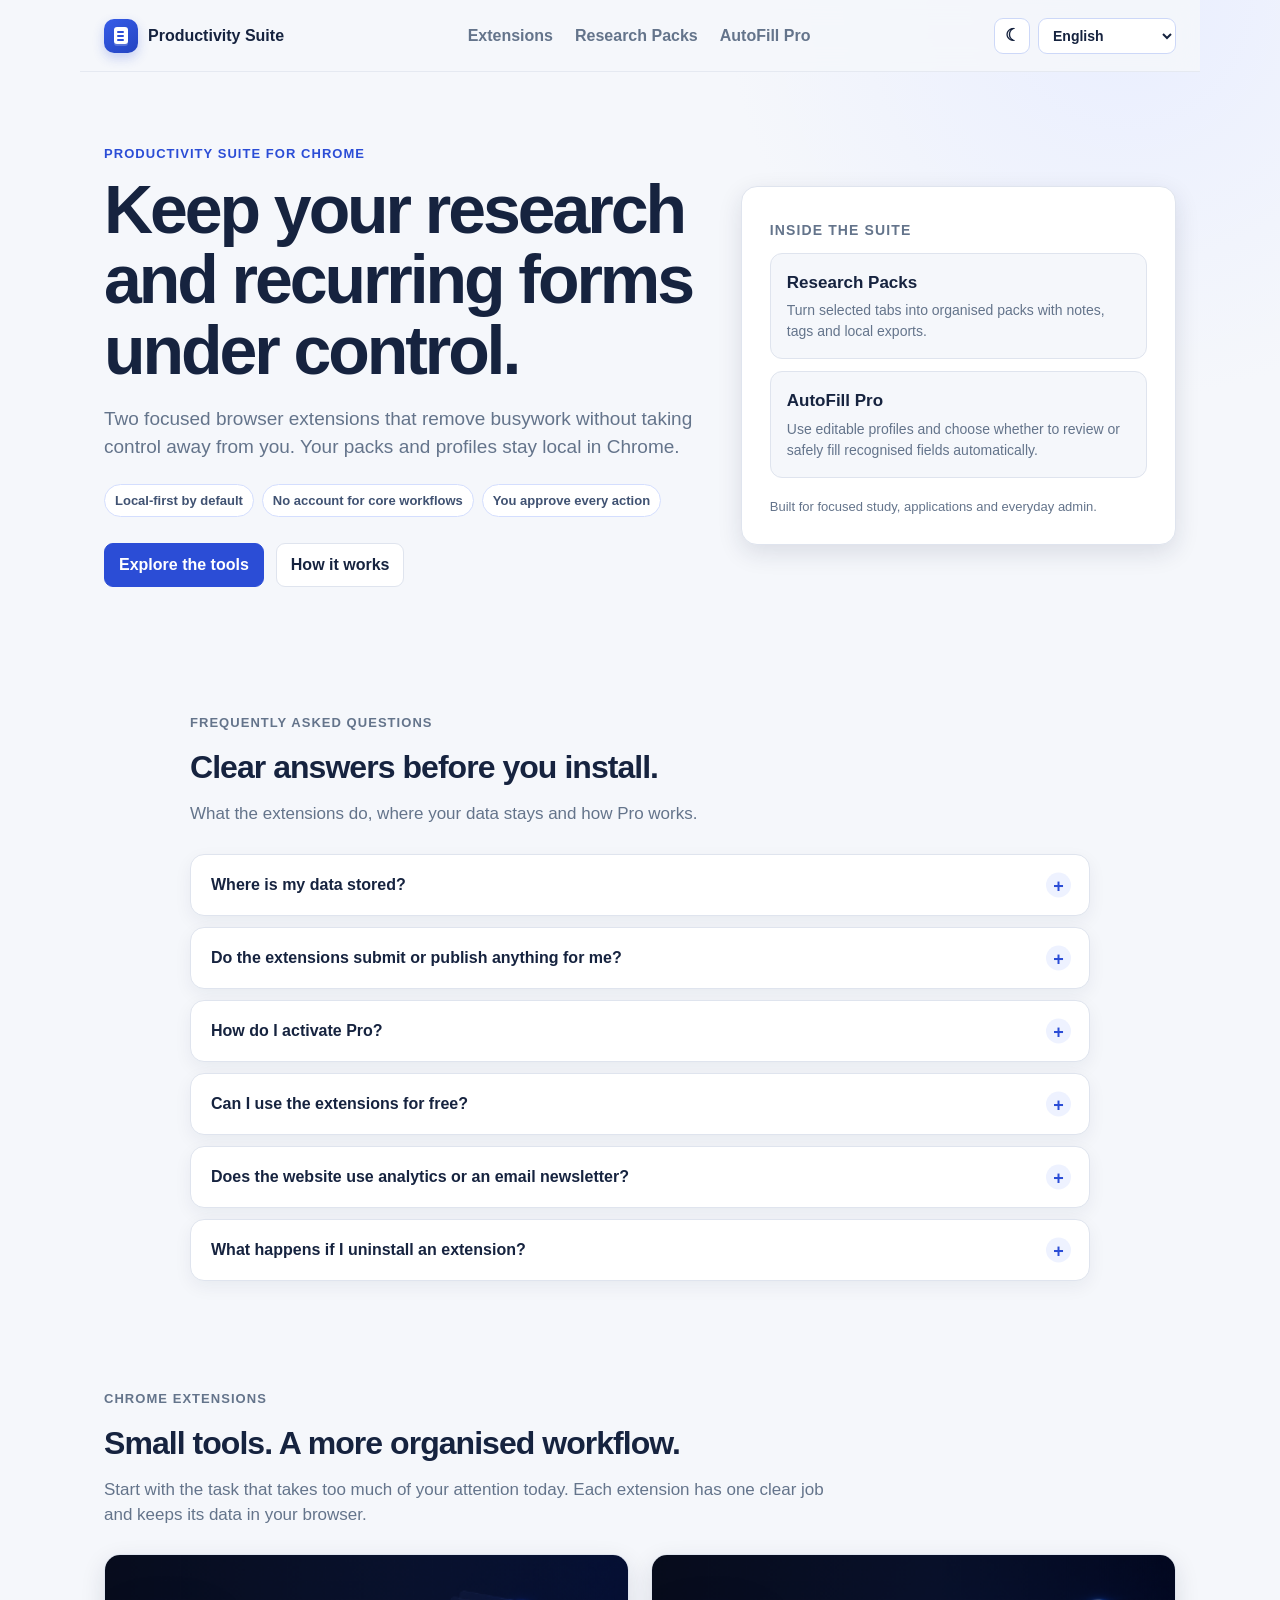
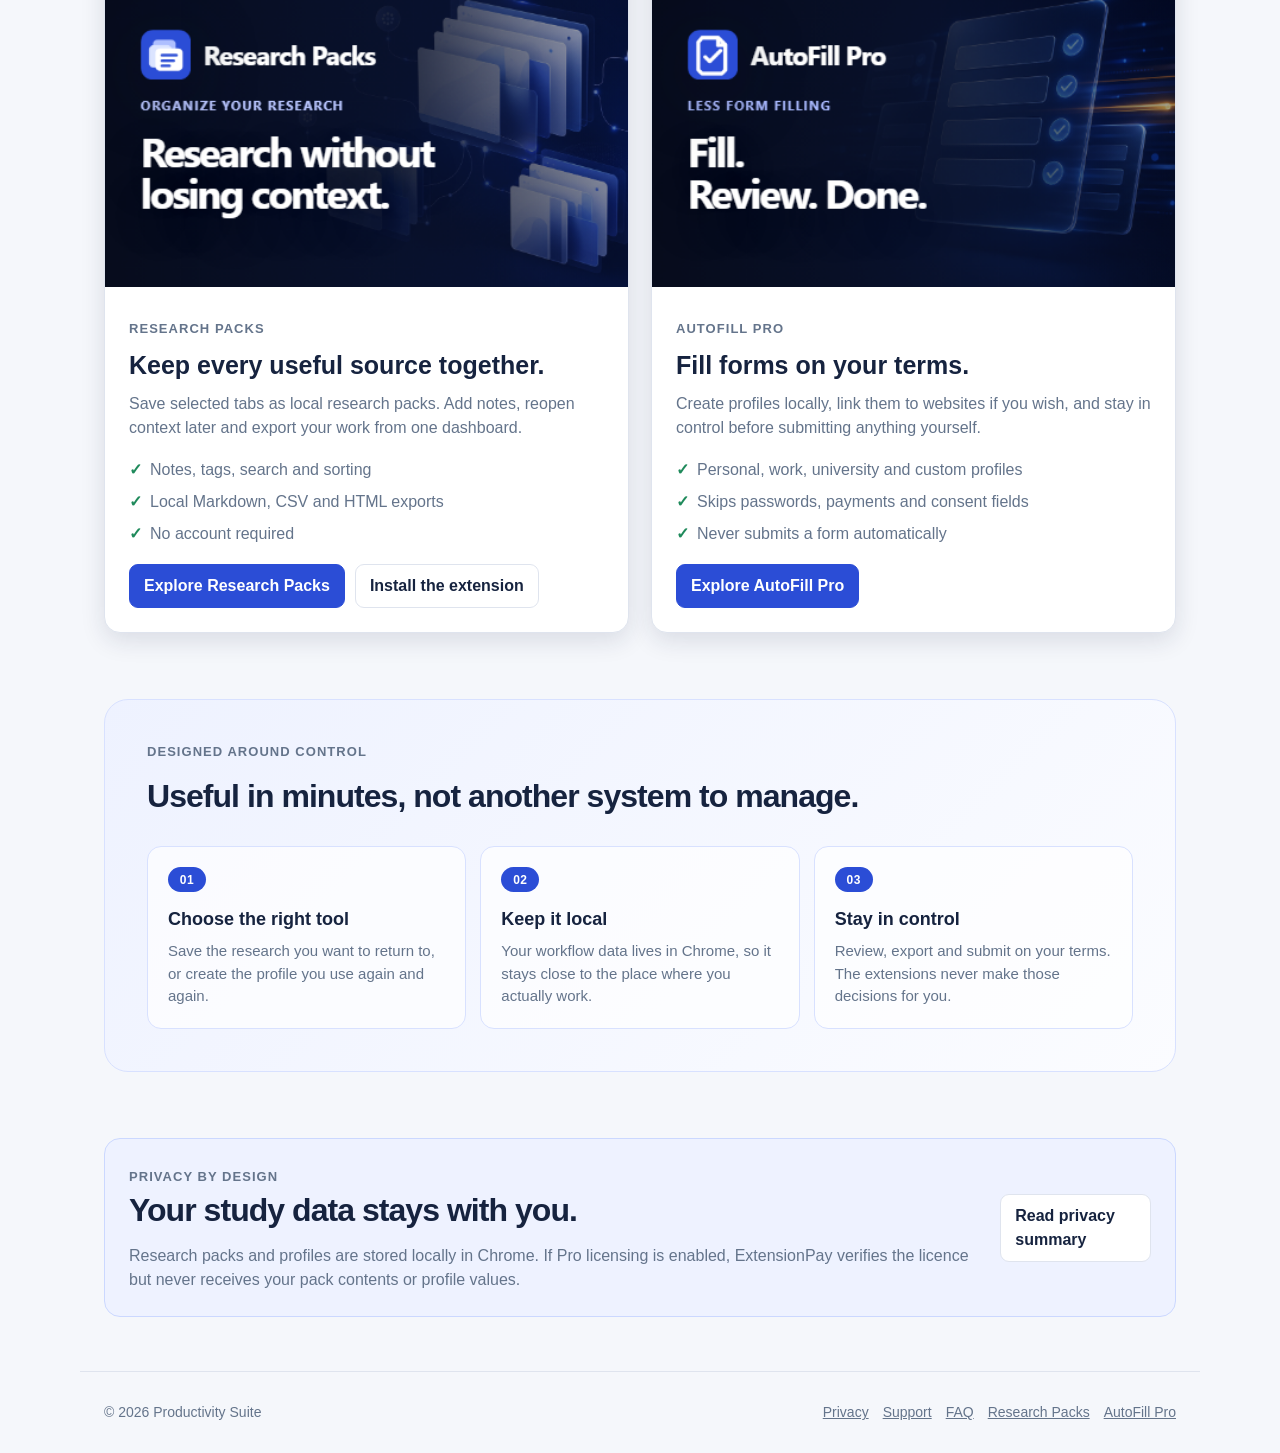
<file: index.html>
<!doctype html>
<html lang="en">
<head>
<meta charset="utf-8">
<meta name="viewport" content="width=device-width,initial-scale=1">
<meta name="description" content="Productivity Suite: local-first Chrome extensions for research and recurring forms.">
<meta name="robots" content="index,follow">
<link rel="canonical" href="https://productivitysuite-tools.github.io/productivity-suite-web/">
<meta name="theme-color" content="#2b4dd6">
<meta property="og:type" content="website">
<meta property="og:title" content="Productivity Suite">
<meta property="og:description" content="Focused Chrome tools that keep research and form data local.">
<meta property="og:url" content="https://productivitysuite-tools.github.io/productivity-suite-web/">
<meta name="twitter:card" content="summary">
<meta name="twitter:title" content="Productivity Suite">
<meta name="twitter:description" content="Focused Chrome tools that keep research and form data local.">
<title>Productivity Suite — Local-first Chrome tools</title>
<link rel="icon" href="data:image/svg+xml,%3Csvg xmlns='http://www.w3.org/2000/svg' viewBox='0 0 34 34'%3E%3Crect width='34' height='34' rx='10' fill='%232b4dd6'/%3E%3Cpath d='M10 8h14v18H10z' fill='white'/%3E%3Cpath d='M13 12h7M13 16h7M13 20h4' stroke='%232b4dd6' stroke-width='2' stroke-linecap='round'/%3E%3C/svg%3E">
<script src="site.js" defer></script>
<link rel="stylesheet" href="styles.css">
</head>
<body>
<a class="skip-link" href="#main-content">Skip to main content</a>
<header class="nav">
<a class="brand" href="index.html"><span class="mark" aria-hidden="true"></span>Productivity Suite</a>
<nav class="nav-links" aria-label="Primary">
<a href="#extensions">Extensions</a>
<a href="research-packs/index.html">Research Packs</a>
<a href="autofill-pro/index.html">AutoFill Pro</a>
</nav>
<div class="nav-controls"><button class="theme-toggle" type="button" data-theme-toggle aria-label="Use dark mode">☾</button><label class="language-picker"><span class="visually-hidden">Language</span><select data-language-selector aria-label="Choose language"><option value="en">English</option><option value="es">Español</option><option value="ca">Català</option><option value="fr">Français</option><option value="de">Deutsch</option><option value="it">Italiano</option><option value="pt">Português</option><option value="nl">Nederlands</option><option value="ja">日本語</option><option value="zh_CN">简体中文</option></select></label></div>
</header>
<main class="main" id="main-content">
<section class="hero">
<div>
<p class="eyebrow">Productivity Suite for Chrome</p>
<h1>Keep your research and recurring forms under control.</h1>
<p class="lead">Two focused browser extensions that remove busywork without taking control away from you. Your packs and profiles stay local in Chrome.</p>
<ul class="trust-list" aria-label="Product principles">
<li>Local-first by default</li>
<li>No account for core workflows</li>
<li>You approve every action</li>
</ul>
<div class="actions">
<a class="button button--primary" href="#extensions">Explore the tools</a>
<a class="button" href="#workflow">How it works</a>
</div>
</div>
<aside class="panel suite-preview" aria-label="Inside the suite">
<p class="eyebrow">Inside the suite</p>
<article>
<h3>Research Packs</h3>
<p>Turn selected tabs into organised packs with notes, tags and local exports.</p>
</article>
<article>
<h3>AutoFill Pro</h3>
<p>Use editable profiles and choose whether to review or safely fill recognised fields automatically.</p>
</article>
<p class="suite-preview__footer">Built for focused study, applications and everyday admin.</p>
</aside>
</section>

<section id="faq" class="section faq-section">
<p class="eyebrow">Frequently asked questions</p>
<h2>Clear answers before you install.</h2>
<p class="section-intro">What the extensions do, where your data stays and how Pro works.</p>
<div class="faq-list">
<details>
<summary>Where is my data stored?</summary>
<p>Packs, profiles, settings and local activity records stay in Chrome storage on your device. Productivity Suite does not operate a server that receives their contents.</p>
</details>
<details>
<summary>Do the extensions submit or publish anything for me?</summary>
<p>No. AutoFill Pro never submits a form, and Research Packs never publishes your research. You review and approve every final action.</p>
</details>
<details>
<summary>How do I activate Pro?</summary>
<p>Install the extension, open its settings and go to License. The Upgrade to Pro button opens the secure ExtensionPay checkout and the extension refreshes your licence afterwards.</p>
</details>
<details>
<summary>Can I use the extensions for free?</summary>
<p>Yes. AutoFill includes 10 fills per day and Research Packs includes up to 10 saved packs. The comparison on each product page shows exactly what Pro adds.</p>
</details>
<details>
<summary>Does the website use analytics or an email newsletter?</summary>
<p>No. This website does not use analytics, advertising cookies or a newsletter form. The support email is only used when you decide to contact us.</p>
</details>
<details>
<summary>What happens if I uninstall an extension?</summary>
<p>Chrome removes its local extension storage. Export a JSON backup first if you want to keep your packs or profiles.</p>
</details>
</div>
</section>

<section id="extensions" class="section">
<p class="eyebrow">Chrome extensions</p>
<h2>Small tools. A more organised workflow.</h2>
<p class="section-intro">Start with the task that takes too much of your attention today. Each extension has one clear job and keeps its data in your browser.</p>
<div class="product-grid">

<article class="card product-card">
<div class="product-card__visual product-card__visual--image"><img src="assets/research-packs/mosaico-440x280-v1.png" alt="" width="440" height="280" loading="lazy"></div>
<div class="product-card__body">
<p class="eyebrow">Research Packs</p>
<h3>Keep every useful source together.</h3>
<p>Save selected tabs as local research packs. Add notes, reopen context later and export your work from one dashboard.</p>
<ul class="check-list">
<li>Notes, tags, search and sorting</li>
<li>Local Markdown, CSV and HTML exports</li>
<li>No account required</li>
</ul>
<div class="product-card__links">
<a class="button button--primary" href="research-packs/index.html">Explore Research Packs</a>
<a class="button" href="https://chromewebstore.google.com/detail/research-packs/egpdhifjgdfcbofelgkhgaibdibgdnao?utm_source=productivity_suite_web&amp;utm_medium=referral&amp;utm_campaign=research_packs_launch" target="_blank" rel="noopener noreferrer">Install the extension</a>
</div>
</div>
</article>

<article class="card product-card">
<div class="product-card__visual product-card__visual--image"><img src="assets/autofill-pro/mosaico-440x280-v1.png" alt="" width="440" height="280" loading="lazy"></div>
<div class="product-card__body">
<p class="eyebrow">AutoFill Pro</p>
<h3>Fill forms on your terms.</h3>
<p>Create profiles locally, link them to websites if you wish, and stay in control before submitting anything yourself.</p>
<ul class="check-list">
<li>Personal, work, university and custom profiles</li>
<li>Skips passwords, payments and consent fields</li>
<li>Never submits a form automatically</li>
</ul>
<div class="product-card__links">
<a class="button button--primary" href="autofill-pro/index.html">Explore AutoFill Pro</a>
</div>
</div>
</article>

</div>
</section>

<section id="workflow" class="section section--soft">
<p class="eyebrow">Designed around control</p>
<h2>Useful in minutes, not another system to manage.</h2>
<div class="steps">
<article class="step">
<span class="step__number">01</span>
<h3>Choose the right tool</h3>
<p>Save the research you want to return to, or create the profile you use again and again.</p>
</article>
<article class="step">
<span class="step__number">02</span>
<h3>Keep it local</h3>
<p>Your workflow data lives in Chrome, so it stays close to the place where you actually work.</p>
</article>
<article class="step">
<span class="step__number">03</span>
<h3>Stay in control</h3>
<p>Review, export and submit on your terms. The extensions never make those decisions for you.</p>
</article>
</div>
</section>

<section id="privacy" class="section">
<div class="callout">
<div>
<p class="eyebrow">Privacy by design</p>
<h2>Your study data stays with you.</h2>
<p>Research packs and profiles are stored locally in Chrome. If Pro licensing is enabled, ExtensionPay verifies the licence but never receives your pack contents or profile values.</p>
</div>
<a class="button" href="privacy.html">Read privacy summary</a>
</div>
</section>
</main>
<footer class="footer">
<span>© <span id="year">2026</span> Productivity Suite</span>
<nav aria-label="Footer">
<a href="privacy.html">Privacy</a>
<a href="support.html">Support</a>
<a href="#faq">FAQ</a>
<a href="research-packs/index.html">Research Packs</a>
<a href="autofill-pro/index.html">AutoFill Pro</a>
</nav>
</footer>
<script>document.getElementById("year").textContent = new Date().getFullYear();</script>
<script src="i18n-extra.generated.js"></script>
<script src="i18n-ca-extra.js"></script>
<script src="i18n.js"></script>
</body>
</html>
</file>
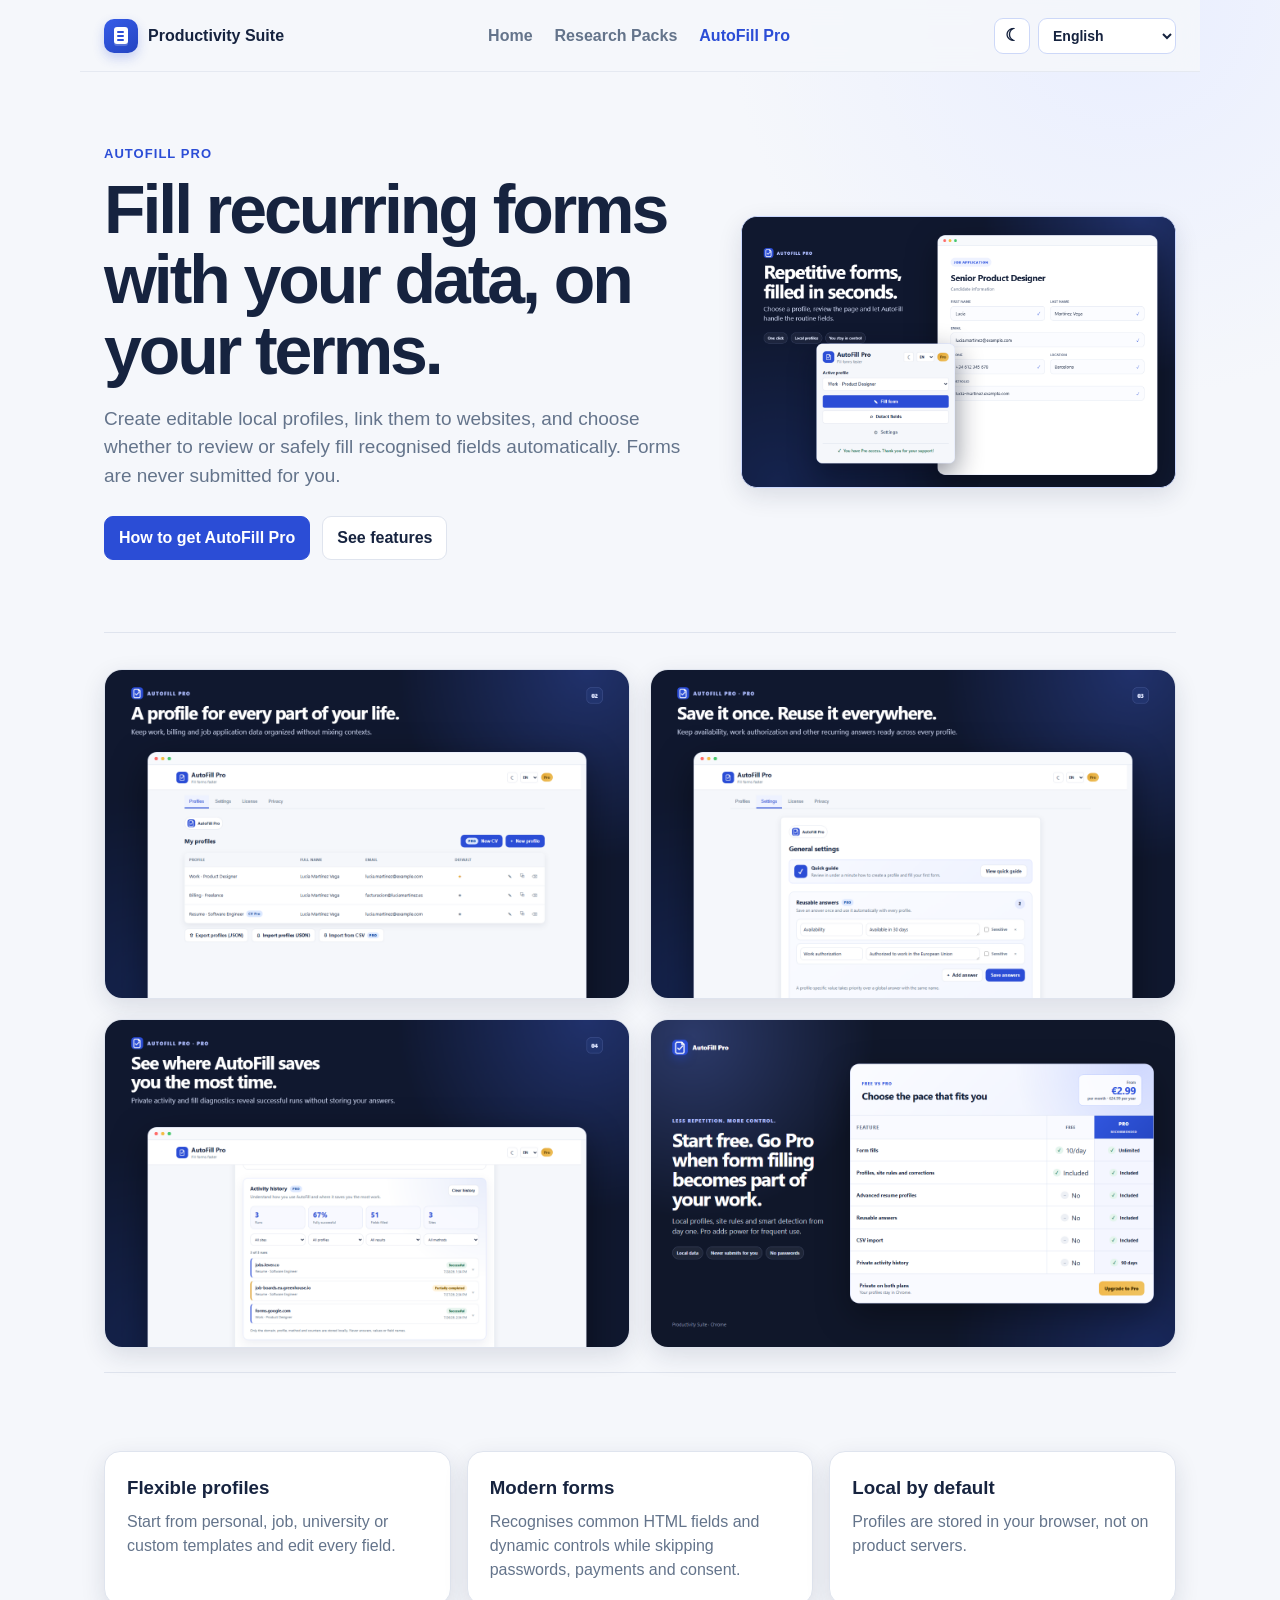
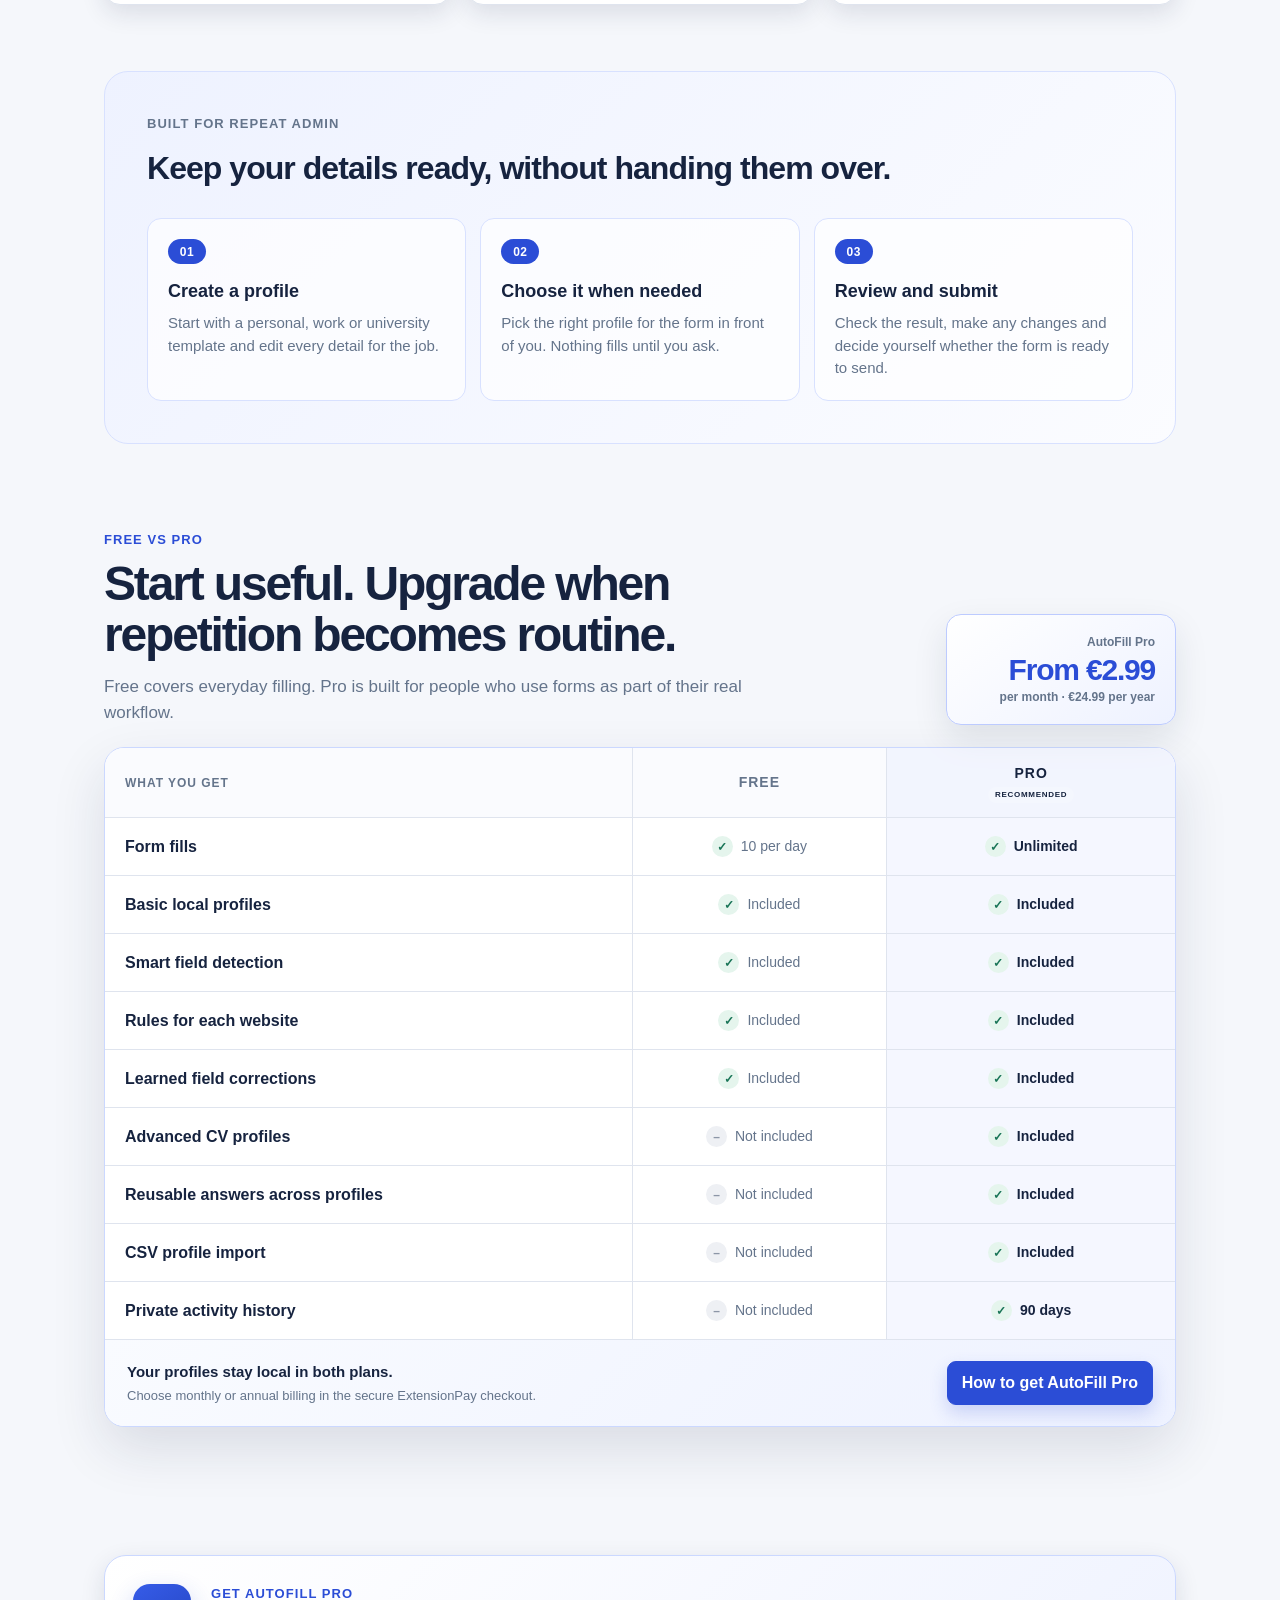
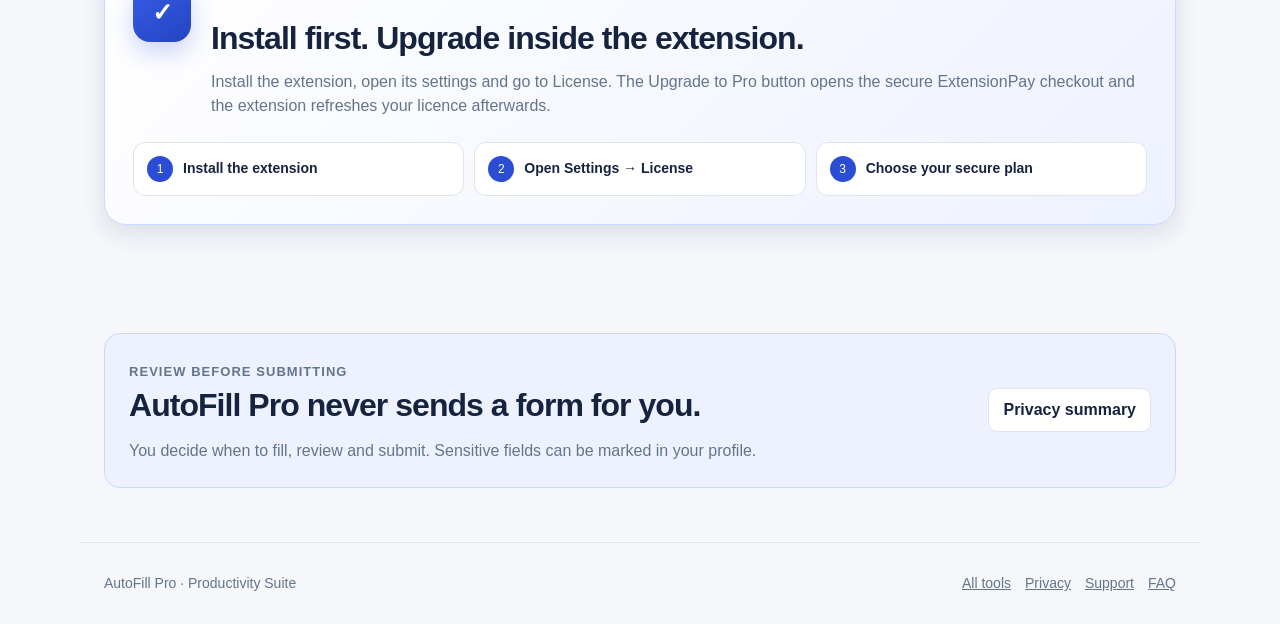
<file: autofill-pro/index.html>
<!doctype html>
<html lang="en">
<head>
<meta charset="utf-8">
<meta name="viewport" content="width=device-width,initial-scale=1">
<meta name="description" content="AutoFill Pro fills web forms with profiles stored locally in your browser.">
<meta name="robots" content="index,follow">
<link rel="canonical" href="https://productivitysuite-tools.github.io/productivity-suite-web/autofill-pro/">
<meta name="theme-color" content="#2b4dd6">
<meta property="og:type" content="website">
<meta property="og:title" content="AutoFill Pro — Private form filling">
<meta property="og:description" content="Fill web forms with profiles stored locally in your browser.">
<meta property="og:url" content="https://productivitysuite-tools.github.io/productivity-suite-web/autofill-pro/">
<title>AutoFill Pro — Private form filling</title>
<link rel="icon" href="data:image/svg+xml,%3Csvg xmlns='http://www.w3.org/2000/svg' viewBox='0 0 34 34'%3E%3Crect width='34' height='34' rx='10' fill='%232b4dd6'/%3E%3Cpath d='M10 8h14v18H10z' fill='white'/%3E%3Cpath d='M13 12h7M13 16h7M13 20h4' stroke='%232b4dd6' stroke-width='2' stroke-linecap='round'/%3E%3C/svg%3E">
<script src="../site.js" defer></script>
<link rel="stylesheet" href="../styles.css">
</head>
<body>
<a class="skip-link" href="#main-content">Skip to main content</a>
<header class="nav">
<a class="brand" href="../index.html"><span class="mark" aria-hidden="true"></span>Productivity Suite</a>
<nav class="nav-links" aria-label="Primary">
<a href="../index.html">Home</a>
<a href="../research-packs/index.html">Research Packs</a>
<a href="index.html" aria-current="page">AutoFill Pro</a>
</nav>
<div class="nav-controls"><button class="theme-toggle" type="button" data-theme-toggle aria-label="Use dark mode">☾</button><label class="language-picker"><span class="visually-hidden">Language</span><select data-language-selector aria-label="Choose language"><option value="en">English</option><option value="es">Español</option><option value="ca">Català</option><option value="fr">Français</option><option value="de">Deutsch</option><option value="it">Italiano</option><option value="pt">Português</option><option value="nl">Nederlands</option><option value="ja">日本語</option><option value="zh_CN">简体中文</option></select></label></div>
</header>
<main class="main" id="main-content">
<section class="product-hero">
<div>
<p class="eyebrow">AutoFill Pro</p>
<h1>Fill recurring forms with your data, on your terms.</h1>
<p class="lead">Create editable local profiles, link them to websites, and choose whether to review or safely fill recognised fields automatically. Forms are never submitted for you.</p>
<div class="actions">
<a class="button button--primary" href="#get-autofill">How to get AutoFill Pro</a>
<a class="button" href="#features">See features</a>
</div>
</div>
<aside class="product-preview product-preview--image" aria-label="AutoFill Pro preview"><img src="../assets/autofill-pro/01-fill-forms.png" alt="AutoFill Pro filling a job application from a local profile" width="1280" height="800"></aside>
</section>

<section class="product-gallery" aria-label="AutoFill Pro product screenshots">
<img src="../assets/autofill-pro/02-smart-profiles.png" alt="AutoFill Pro profile manager" width="1280" height="800" loading="lazy">
<img src="../assets/autofill-pro/03-reusable-answers.png" alt="Reusable answers in AutoFill Pro" width="1280" height="800" loading="lazy">
<img src="../assets/autofill-pro/04-private-activity.png" alt="Private activity history and fill diagnostics in AutoFill Pro" width="1280" height="800" loading="lazy">
<img src="../assets/autofill-pro/05-free-vs-pro.png" alt="AutoFill Pro Free and Pro feature comparison" width="1280" height="800" loading="lazy">
</section>

<section id="features" class="section">
<h2 class="visually-hidden">Features</h2>
<div class="grid">
<article class="card">
<h3>Flexible profiles</h3>
<p>Start from personal, job, university or custom templates and edit every field.</p>
</article>
<article class="card">
<h3>Modern forms</h3>
<p>Recognises common HTML fields and dynamic controls while skipping passwords, payments and consent.</p>
</article>
<article class="card">
<h3>Local by default</h3>
<p>Profiles are stored in your browser, not on product servers.</p>
</article>
</div>
</section>

<section class="section section--soft">
<p class="eyebrow">Built for repeat admin</p>
<h2>Keep your details ready, without handing them over.</h2>
<div class="steps">
<article class="step">
<span class="step__number">01</span>
<h3>Create a profile</h3>
<p>Start with a personal, work or university template and edit every detail for the job.</p>
</article>
<article class="step">
<span class="step__number">02</span>
<h3>Choose it when needed</h3>
<p>Pick the right profile for the form in front of you. Nothing fills until you ask.</p>
</article>
<article class="step">
<span class="step__number">03</span>
<h3>Review and submit</h3>
<p>Check the result, make any changes and decide yourself whether the form is ready to send.</p>
</article>
</div>
</section>

<section class="section pricing-comparison" id="compare">
<div class="pricing-comparison__intro">
<div>
<p class="eyebrow">Free vs Pro</p>
<h2>Start useful. Upgrade when repetition becomes routine.</h2>
<p>Free covers everyday filling. Pro is built for people who use forms as part of their real workflow.</p>
</div>
<div class="pricing-comparison__price">
<span>AutoFill Pro</span>
<strong>From €2.99</strong>
<small>per month · €24.99 per year</small>
</div>
</div>
<div class="pricing-comparison__card">
<div class="pricing-comparison__row pricing-comparison__row--head">
<span>What you get</span><strong>Free</strong><strong class="pricing-comparison__pro-head">Pro <em>Recommended</em></strong>
</div>
<div class="pricing-comparison__row"><span>Form fills</span><span><i class="compare-check">✓</i>10 per day</span><strong><i class="compare-check">✓</i>Unlimited</strong></div>
<div class="pricing-comparison__row"><span>Basic local profiles</span><span><i class="compare-check">✓</i>Included</span><strong><i class="compare-check">✓</i>Included</strong></div>
<div class="pricing-comparison__row"><span>Smart field detection</span><span><i class="compare-check">✓</i>Included</span><strong><i class="compare-check">✓</i>Included</strong></div>
<div class="pricing-comparison__row"><span>Rules for each website</span><span><i class="compare-check">✓</i>Included</span><strong><i class="compare-check">✓</i>Included</strong></div>
<div class="pricing-comparison__row"><span>Learned field corrections</span><span><i class="compare-check">✓</i>Included</span><strong><i class="compare-check">✓</i>Included</strong></div>
<div class="pricing-comparison__row"><span>Advanced CV profiles</span><span><i class="compare-check compare-check--off">–</i>Not included</span><strong><i class="compare-check">✓</i>Included</strong></div>
<div class="pricing-comparison__row"><span>Reusable answers across profiles</span><span><i class="compare-check compare-check--off">–</i>Not included</span><strong><i class="compare-check">✓</i>Included</strong></div>
<div class="pricing-comparison__row"><span>CSV profile import</span><span><i class="compare-check compare-check--off">–</i>Not included</span><strong><i class="compare-check">✓</i>Included</strong></div>
<div class="pricing-comparison__row"><span>Private activity history</span><span><i class="compare-check compare-check--off">–</i>Not included</span><strong><i class="compare-check">✓</i>90 days</strong></div>
<div class="pricing-comparison__footer">
<p><strong>Your profiles stay local in both plans.</strong><span>Choose monthly or annual billing in the secure ExtensionPay checkout.</span></p>
<a class="button button--primary" href="#get-autofill">How to get AutoFill Pro</a>
</div>
</div>
</section>

<section id="get-autofill" class="section install-section">
<div class="install-card">
<div class="install-card__icon install-card__icon--auto" aria-hidden="true">✓</div>
<div class="install-card__copy">
<p class="eyebrow">Get AutoFill Pro</p>
<h2>Install first. Upgrade inside the extension.</h2>
<p>Install the extension, open its settings and go to License. The Upgrade to Pro button opens the secure ExtensionPay checkout and the extension refreshes your licence afterwards.</p>
</div>
<ol class="install-steps">
<li><span>1</span><strong>Install the extension</strong></li>
<li><span>2</span><strong>Open Settings → License</strong></li>
<li><span>3</span><strong>Choose your secure plan</strong></li>
</ol>
</div>
</section>

<section class="section">
<div class="callout">
<div>
<p class="eyebrow">Review before submitting</p>
<h2>AutoFill Pro never sends a form for you.</h2>
<p>You decide when to fill, review and submit. Sensitive fields can be marked in your profile.</p>
</div>
<a class="button" href="../privacy.html">Privacy summary</a>
</div>
</section>
</main>
<footer class="footer">
<span>AutoFill Pro · Productivity Suite</span>
<nav aria-label="Footer">
<a href="../index.html">All tools</a>
<a href="../privacy.html">Privacy</a>
<a href="../support.html">Support</a>
<a href="../index.html#faq">FAQ</a>
</nav>
</footer>
<script src="../i18n-extra.generated.js"></script>
<script src="../i18n-ca-extra.js"></script>
<script src="../i18n.js"></script>
</body>
</html>
</file>
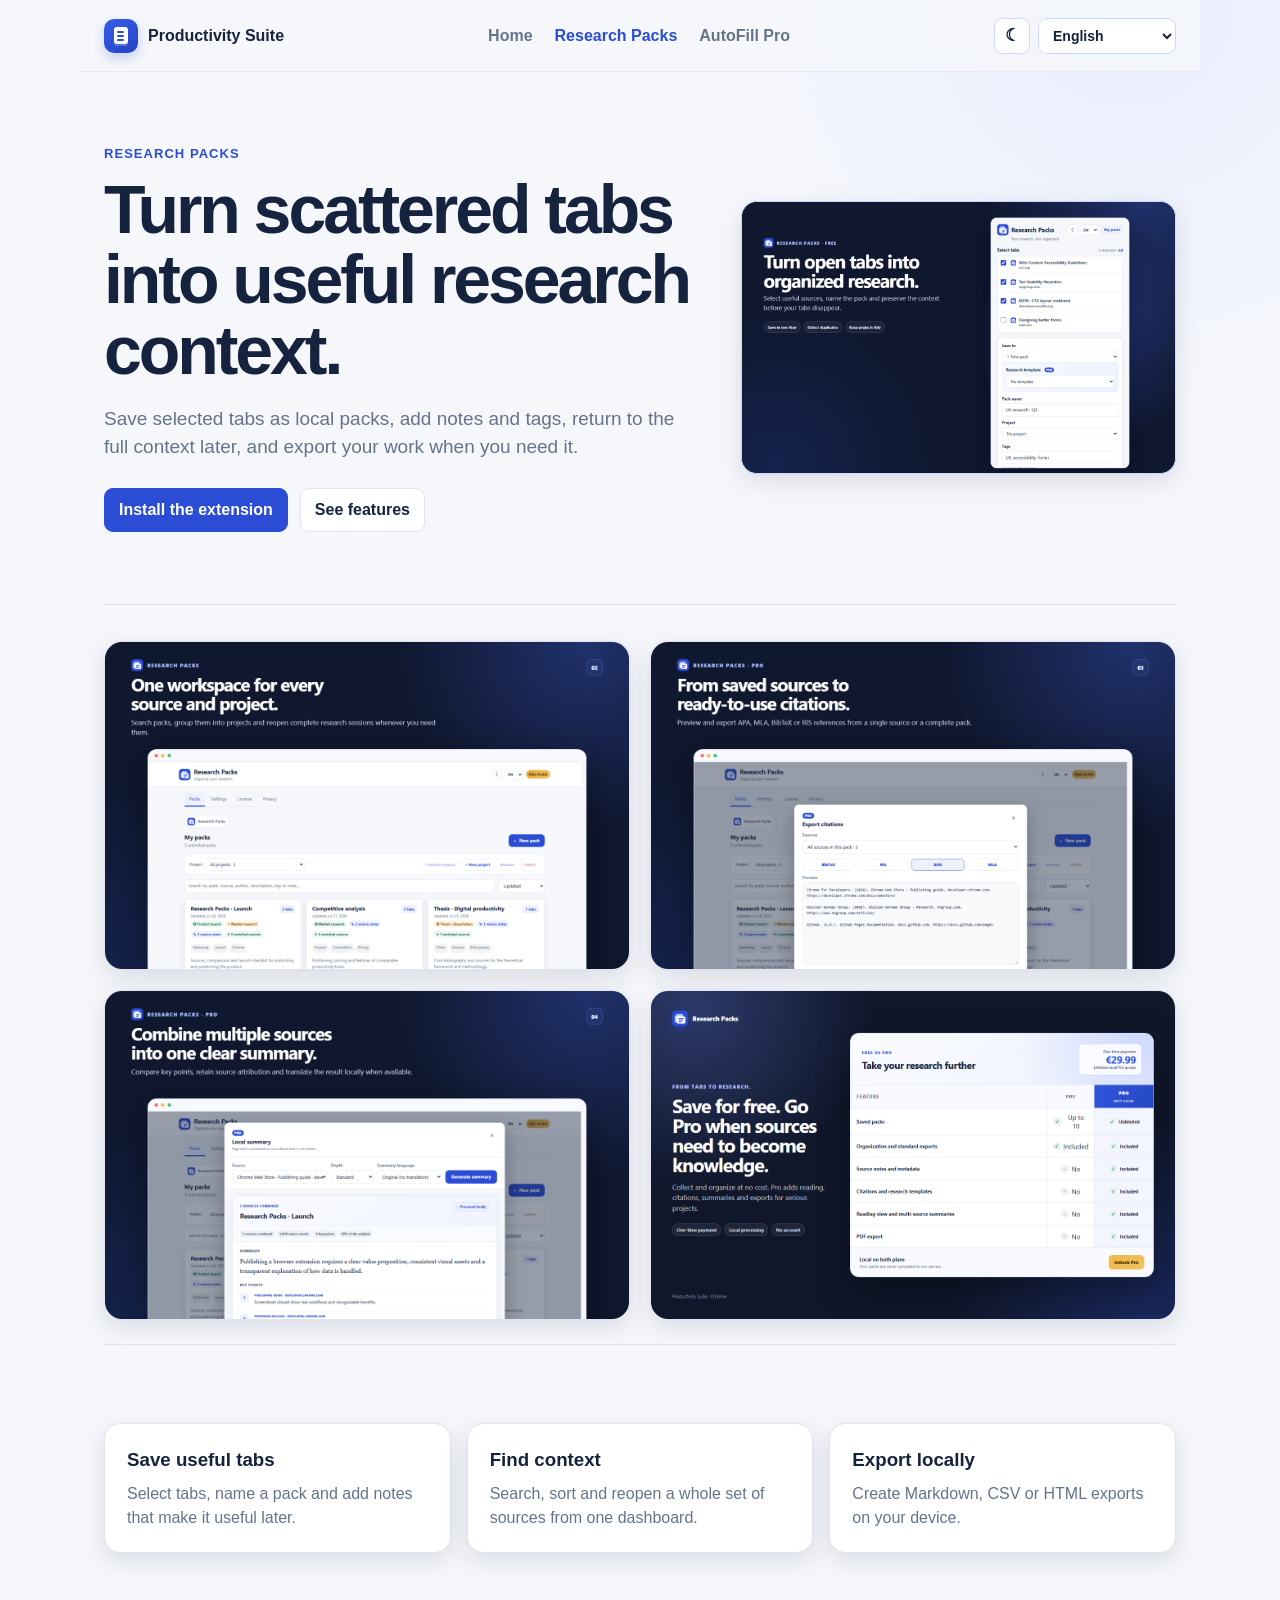
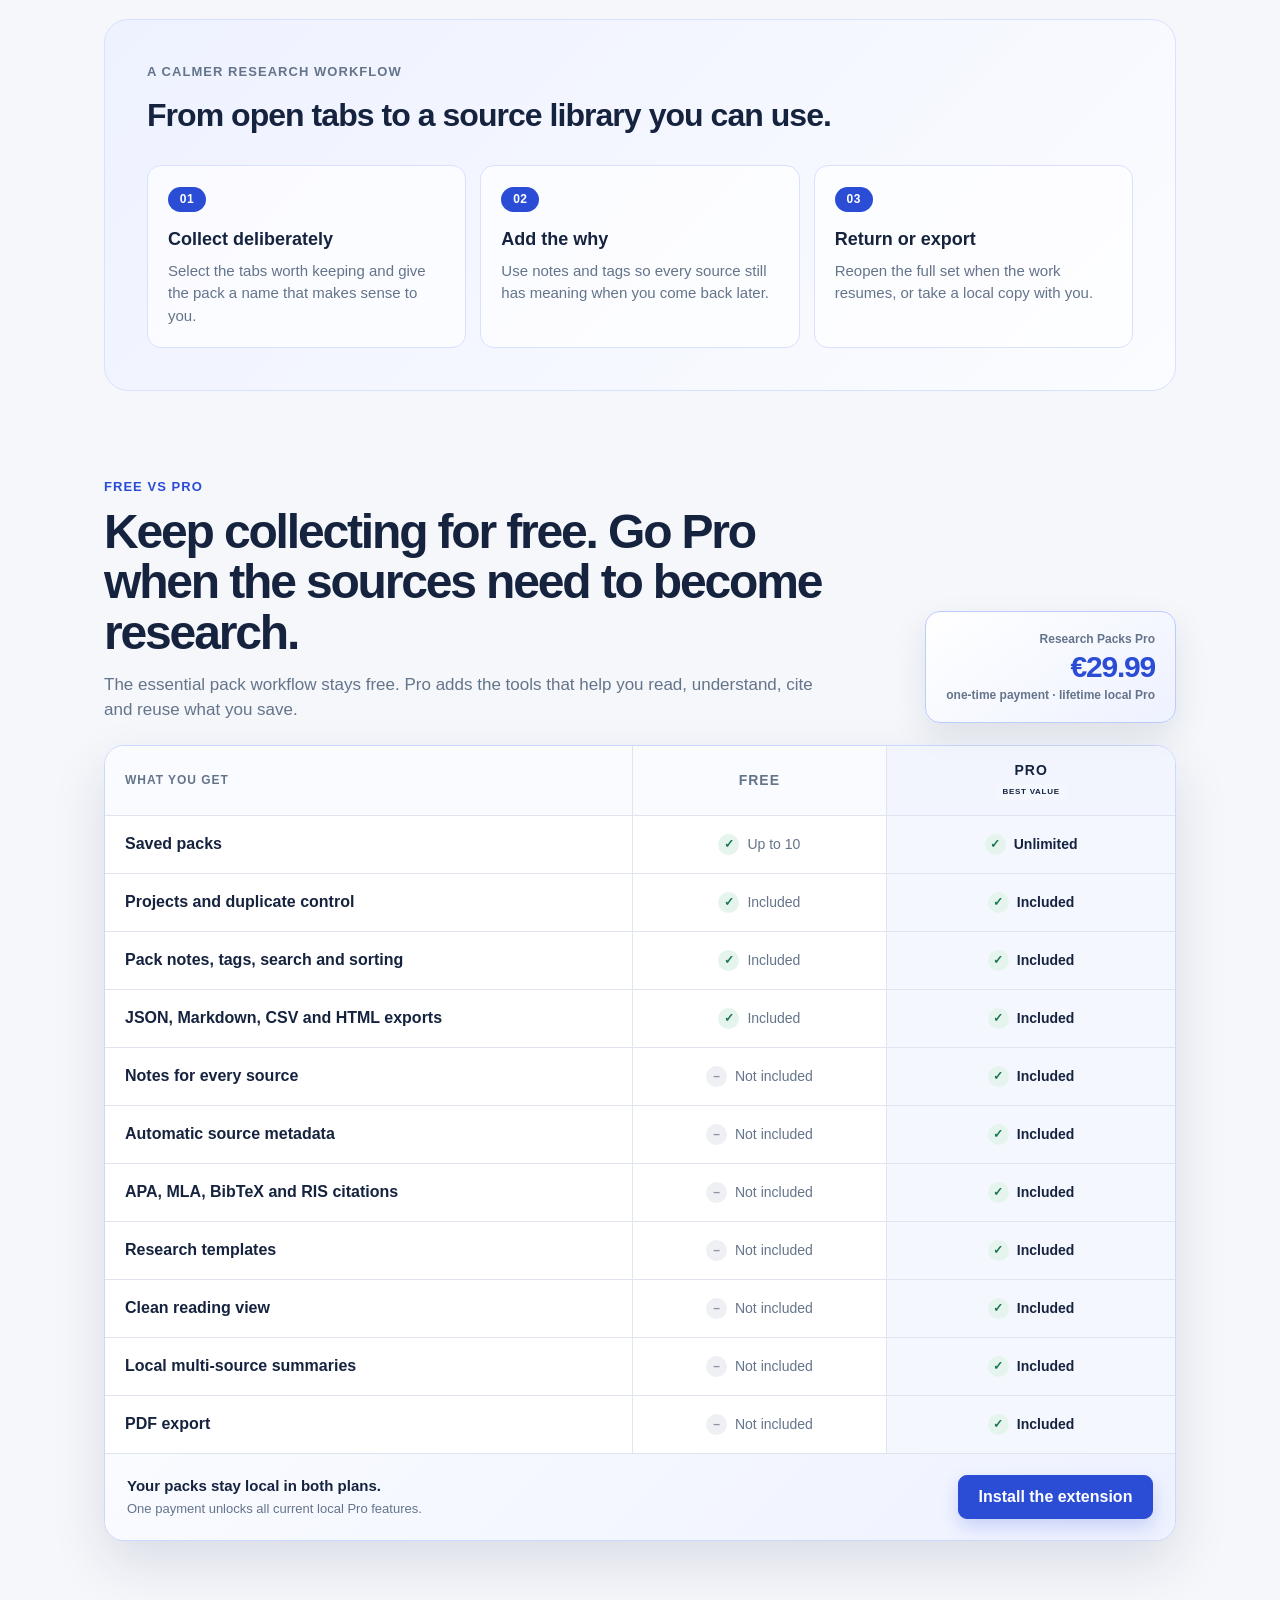
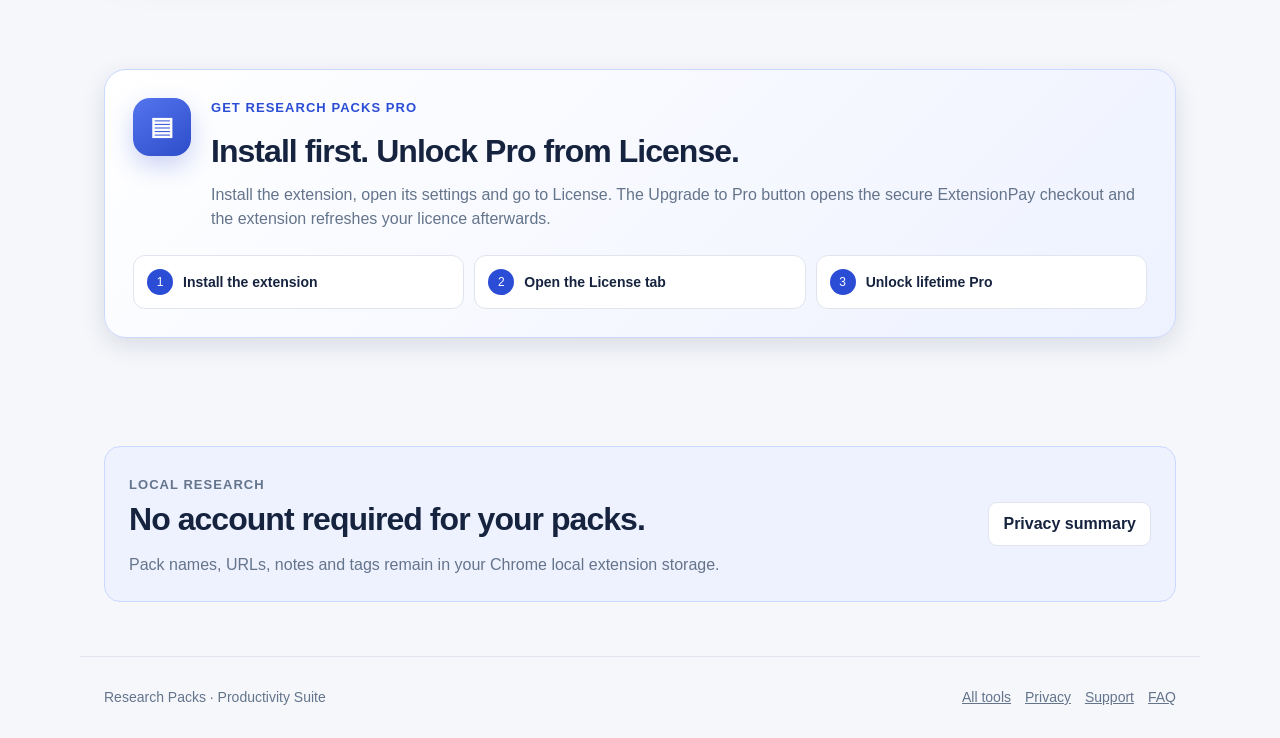
<file: research-packs/index.html>
<!doctype html>
<html lang="en">
<head>
<meta charset="utf-8">
<meta name="viewport" content="width=device-width,initial-scale=1">
<meta name="description" content="Research Packs saves and organises research tabs locally in Chrome.">
<meta name="robots" content="index,follow">
<link rel="canonical" href="https://productivitysuite-tools.github.io/productivity-suite-web/research-packs/">
<meta name="theme-color" content="#2b4dd6">
<meta property="og:type" content="website">
<meta property="og:title" content="Research Packs — Organise research tabs">
<meta property="og:description" content="Save and organise research tabs locally in Chrome.">
<meta property="og:url" content="https://productivitysuite-tools.github.io/productivity-suite-web/research-packs/">
<title>Research Packs — Organise research tabs</title>
<link rel="icon" href="data:image/svg+xml,%3Csvg xmlns='http://www.w3.org/2000/svg' viewBox='0 0 34 34'%3E%3Crect width='34' height='34' rx='10' fill='%232b4dd6'/%3E%3Cpath d='M10 8h14v18H10z' fill='white'/%3E%3Cpath d='M13 12h7M13 16h7M13 20h4' stroke='%232b4dd6' stroke-width='2' stroke-linecap='round'/%3E%3C/svg%3E">
<script src="../site.js" defer></script>
<link rel="stylesheet" href="../styles.css">
</head>
<body>
<a class="skip-link" href="#main-content">Skip to main content</a>
<header class="nav">
<a class="brand" href="../index.html"><span class="mark" aria-hidden="true"></span>Productivity Suite</a>
<nav class="nav-links" aria-label="Primary">
<a href="../index.html">Home</a>
<a href="index.html" aria-current="page">Research Packs</a>
<a href="../autofill-pro/index.html">AutoFill Pro</a>
</nav>
<div class="nav-controls"><button class="theme-toggle" type="button" data-theme-toggle aria-label="Use dark mode">☾</button><label class="language-picker"><span class="visually-hidden">Language</span><select data-language-selector aria-label="Choose language"><option value="en">English</option><option value="es">Español</option><option value="ca">Català</option><option value="fr">Français</option><option value="de">Deutsch</option><option value="it">Italiano</option><option value="pt">Português</option><option value="nl">Nederlands</option><option value="ja">日本語</option><option value="zh_CN">简体中文</option></select></label></div>
</header>
<main class="main" id="main-content">
<section class="product-hero">
<div>
<p class="eyebrow">Research Packs</p>
<h1>Turn scattered tabs into useful research context.</h1>
<p class="lead">Save selected tabs as local packs, add notes and tags, return to the full context later, and export your work when you need it.</p>
<div class="actions">
<a class="button button--primary" href="https://chromewebstore.google.com/detail/research-packs/egpdhifjgdfcbofelgkhgaibdibgdnao?utm_source=productivity_suite_web&amp;utm_medium=referral&amp;utm_campaign=research_packs_launch" target="_blank" rel="noopener noreferrer">Install the extension</a>
<a class="button" href="#features">See features</a>
</div>
</div>
<aside class="product-preview product-preview--image" aria-label="Research Packs preview"><img src="../assets/research-packs/01-save-tabs.png" alt="Research Packs saving selected browser tabs into a new research pack" width="1280" height="800"></aside>
</section>

<section class="product-gallery" aria-label="Research Packs product screenshots">
<img src="../assets/research-packs/02-organize-projects.png" alt="Research Packs workspace with projects and saved source packs" width="1280" height="800" loading="lazy">
<img src="../assets/research-packs/03-export-citations.png" alt="Exporting APA, MLA, BibTeX and RIS citations with Research Packs Pro" width="1280" height="800" loading="lazy">
<img src="../assets/research-packs/04-combined-summary.png" alt="A local multi-source summary in Research Packs Pro" width="1280" height="800" loading="lazy">
<img src="../assets/research-packs/05-free-vs-pro.png" alt="Research Packs Free and Pro feature comparison" width="1280" height="800" loading="lazy">
</section>

<section id="features" class="section">
<h2 class="visually-hidden">Features</h2>
<div class="grid">
<article class="card">
<h3>Save useful tabs</h3>
<p>Select tabs, name a pack and add notes that make it useful later.</p>
</article>
<article class="card">
<h3>Find context</h3>
<p>Search, sort and reopen a whole set of sources from one dashboard.</p>
</article>
<article class="card">
<h3>Export locally</h3>
<p>Create Markdown, CSV or HTML exports on your device.</p>
</article>
</div>
</section>

<section class="section section--soft">
<p class="eyebrow">A calmer research workflow</p>
<h2>From open tabs to a source library you can use.</h2>
<div class="steps">
<article class="step">
<span class="step__number">01</span>
<h3>Collect deliberately</h3>
<p>Select the tabs worth keeping and give the pack a name that makes sense to you.</p>
</article>
<article class="step">
<span class="step__number">02</span>
<h3>Add the why</h3>
<p>Use notes and tags so every source still has meaning when you come back later.</p>
</article>
<article class="step">
<span class="step__number">03</span>
<h3>Return or export</h3>
<p>Reopen the full set when the work resumes, or take a local copy with you.</p>
</article>
</div>
</section>

<section class="section pricing-comparison" id="compare">
<div class="pricing-comparison__intro">
<div>
<p class="eyebrow">Free vs Pro</p>
<h2>Keep collecting for free. Go Pro when the sources need to become research.</h2>
<p>The essential pack workflow stays free. Pro adds the tools that help you read, understand, cite and reuse what you save.</p>
</div>
<div class="pricing-comparison__price">
<span>Research Packs Pro</span>
<strong>€29.99</strong>
<small>one-time payment · lifetime local Pro</small>
</div>
</div>
<div class="pricing-comparison__card">
<div class="pricing-comparison__row pricing-comparison__row--head">
<span>What you get</span><strong>Free</strong><strong class="pricing-comparison__pro-head">Pro <em>Best value</em></strong>
</div>
<div class="pricing-comparison__row"><span>Saved packs</span><span><i class="compare-check">✓</i>Up to 10</span><strong><i class="compare-check">✓</i>Unlimited</strong></div>
<div class="pricing-comparison__row"><span>Projects and duplicate control</span><span><i class="compare-check">✓</i>Included</span><strong><i class="compare-check">✓</i>Included</strong></div>
<div class="pricing-comparison__row"><span>Pack notes, tags, search and sorting</span><span><i class="compare-check">✓</i>Included</span><strong><i class="compare-check">✓</i>Included</strong></div>
<div class="pricing-comparison__row"><span>JSON, Markdown, CSV and HTML exports</span><span><i class="compare-check">✓</i>Included</span><strong><i class="compare-check">✓</i>Included</strong></div>
<div class="pricing-comparison__row"><span>Notes for every source</span><span><i class="compare-check compare-check--off">–</i>Not included</span><strong><i class="compare-check">✓</i>Included</strong></div>
<div class="pricing-comparison__row"><span>Automatic source metadata</span><span><i class="compare-check compare-check--off">–</i>Not included</span><strong><i class="compare-check">✓</i>Included</strong></div>
<div class="pricing-comparison__row"><span>APA, MLA, BibTeX and RIS citations</span><span><i class="compare-check compare-check--off">–</i>Not included</span><strong><i class="compare-check">✓</i>Included</strong></div>
<div class="pricing-comparison__row"><span>Research templates</span><span><i class="compare-check compare-check--off">–</i>Not included</span><strong><i class="compare-check">✓</i>Included</strong></div>
<div class="pricing-comparison__row"><span>Clean reading view</span><span><i class="compare-check compare-check--off">–</i>Not included</span><strong><i class="compare-check">✓</i>Included</strong></div>
<div class="pricing-comparison__row"><span>Local multi-source summaries</span><span><i class="compare-check compare-check--off">–</i>Not included</span><strong><i class="compare-check">✓</i>Included</strong></div>
<div class="pricing-comparison__row"><span>PDF export</span><span><i class="compare-check compare-check--off">–</i>Not included</span><strong><i class="compare-check">✓</i>Included</strong></div>
<div class="pricing-comparison__footer">
<p><strong>Your packs stay local in both plans.</strong><span>One payment unlocks all current local Pro features.</span></p>
<a class="button button--primary" href="https://chromewebstore.google.com/detail/research-packs/egpdhifjgdfcbofelgkhgaibdibgdnao?utm_source=productivity_suite_web&amp;utm_medium=referral&amp;utm_campaign=research_packs_launch" target="_blank" rel="noopener noreferrer">Install the extension</a>
</div>
</div>
</section>

<section id="get-research-packs" class="section install-section">
<div class="install-card">
<div class="install-card__icon install-card__icon--research" aria-hidden="true">▤</div>
<div class="install-card__copy">
<p class="eyebrow">Get Research Packs Pro</p>
<h2>Install first. Unlock Pro from License.</h2>
<p>Install the extension, open its settings and go to License. The Upgrade to Pro button opens the secure ExtensionPay checkout and the extension refreshes your licence afterwards.</p>
</div>
<ol class="install-steps">
<li><span>1</span><strong>Install the extension</strong></li>
<li><span>2</span><strong>Open the License tab</strong></li>
<li><span>3</span><strong>Unlock lifetime Pro</strong></li>
</ol>
</div>
</section>

<section class="section">
<div class="callout">
<div>
<p class="eyebrow">Local research</p>
<h2>No account required for your packs.</h2>
<p>Pack names, URLs, notes and tags remain in your Chrome local extension storage.</p>
</div>
<a class="button" href="../privacy.html">Privacy summary</a>
</div>
</section>
</main>
<footer class="footer">
<span>Research Packs · Productivity Suite</span>
<nav aria-label="Footer">
<a href="../index.html">All tools</a>
<a href="../privacy.html">Privacy</a>
<a href="../support.html">Support</a>
<a href="../index.html#faq">FAQ</a>
</nav>
</footer>
<script src="../i18n-extra.generated.js"></script>
<script src="../i18n-ca-extra.js"></script>
<script src="../i18n.js"></script>
</body>
</html>
</file>
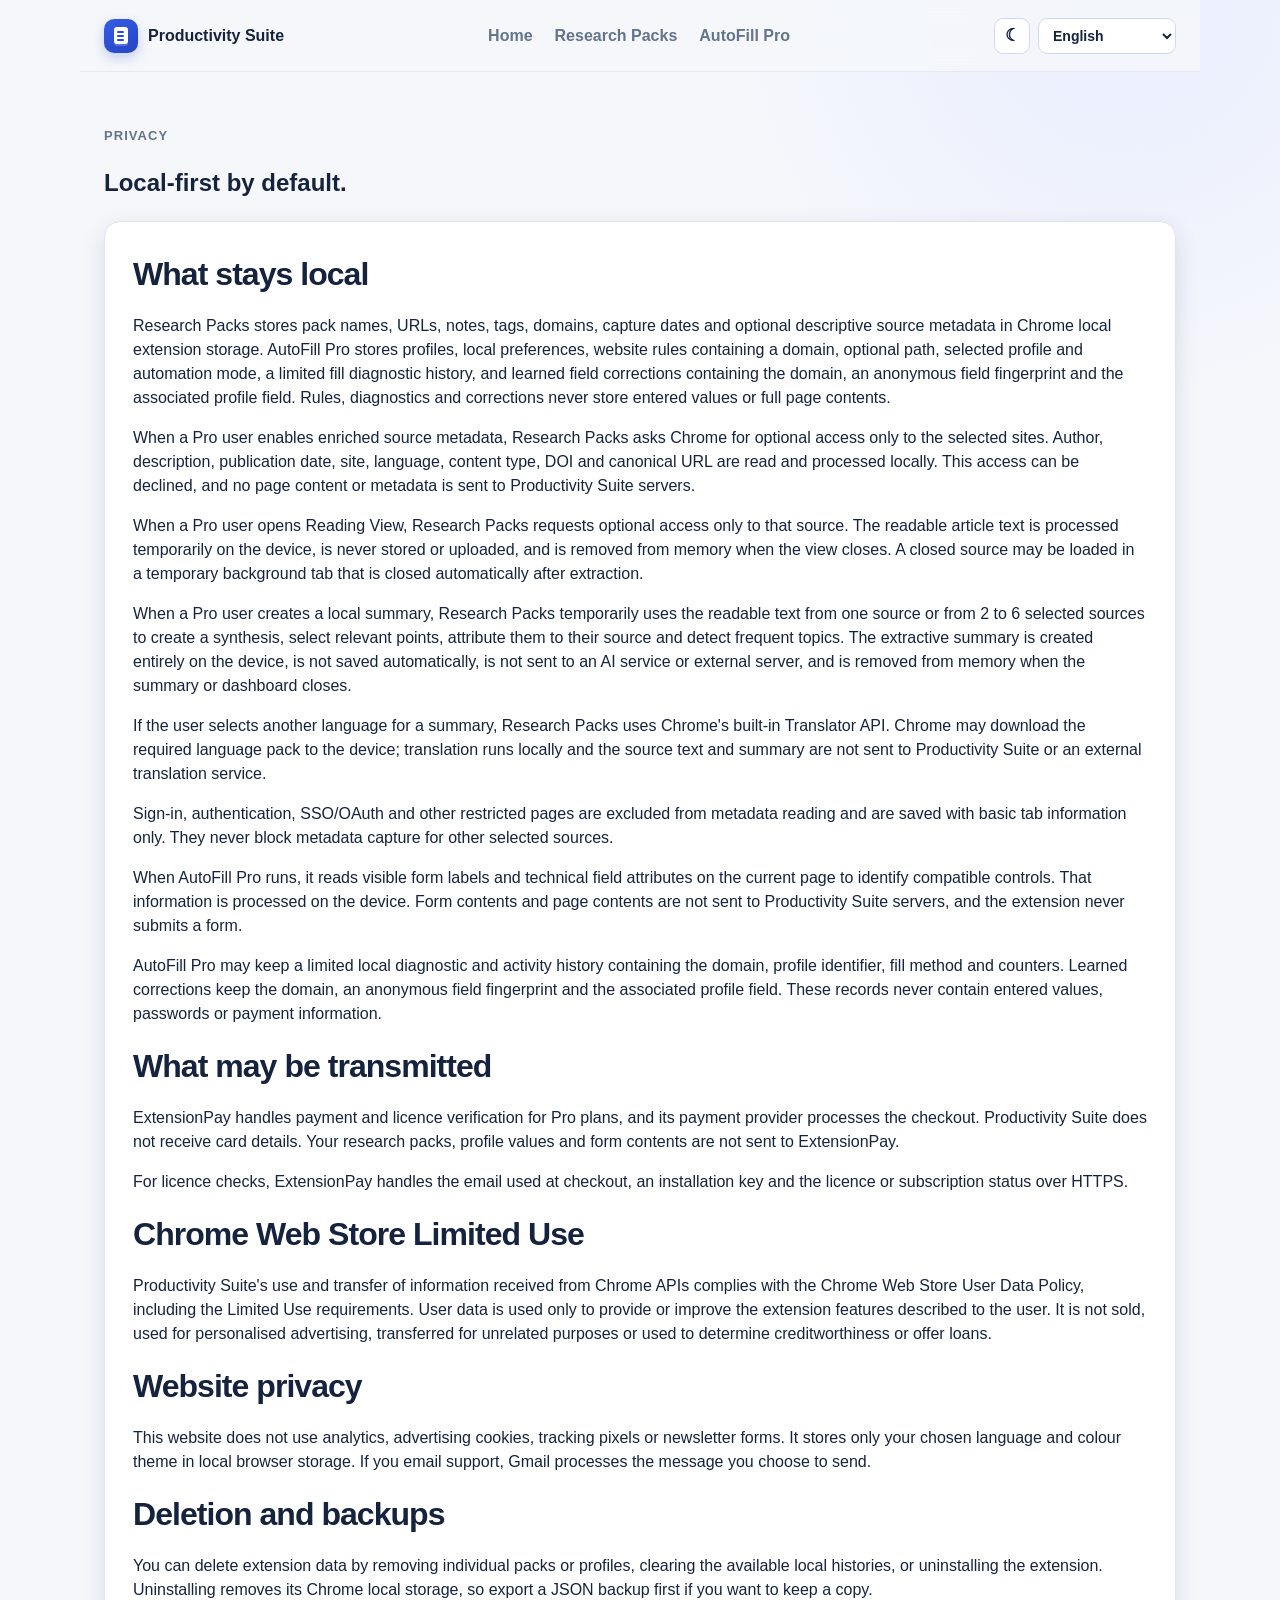
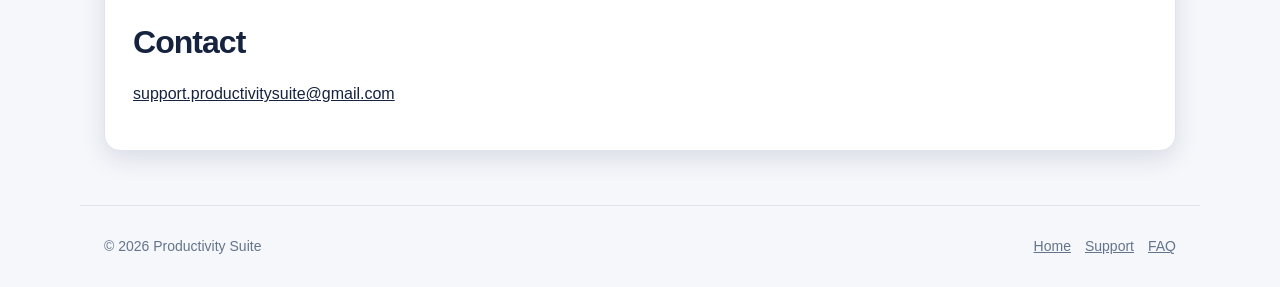
<file: privacy.html>
<!doctype html>
<html lang="en">
<head>
<meta charset="utf-8">
<meta name="viewport" content="width=device-width,initial-scale=1">
<meta name="description" content="Productivity Suite privacy summary: what stays local and what may be transmitted for licence checks.">
<meta name="robots" content="index,follow">
<link rel="canonical" href="https://productivitysuite-tools.github.io/productivity-suite-web/privacy.html">
<meta name="theme-color" content="#2b4dd6">
<meta property="og:type" content="website">
<meta property="og:title" content="Privacy — Productivity Suite">
<meta property="og:description" content="What stays local and what may be transmitted in Productivity Suite.">
<meta property="og:url" content="https://productivitysuite-tools.github.io/productivity-suite-web/privacy.html">
<title>Privacy — Productivity Suite</title>
<link rel="icon" href="data:image/svg+xml,%3Csvg xmlns='http://www.w3.org/2000/svg' viewBox='0 0 34 34'%3E%3Crect width='34' height='34' rx='10' fill='%232b4dd6'/%3E%3Cpath d='M10 8h14v18H10z' fill='white'/%3E%3Cpath d='M13 12h7M13 16h7M13 20h4' stroke='%232b4dd6' stroke-width='2' stroke-linecap='round'/%3E%3C/svg%3E">
<script src="site.js" defer></script>
<link rel="stylesheet" href="styles.css">
</head>
<body>
<a class="skip-link" href="#main-content">Skip to main content</a>
<header class="nav">
<a class="brand" href="index.html"><span class="mark" aria-hidden="true"></span>Productivity Suite</a>
<nav class="nav-links" aria-label="Primary">
<a href="index.html">Home</a>
<a href="research-packs/index.html">Research Packs</a>
<a href="autofill-pro/index.html">AutoFill Pro</a>
</nav>
<div class="nav-controls"><button class="theme-toggle" type="button" data-theme-toggle aria-label="Use dark mode">☾</button><label class="language-picker"><span class="visually-hidden">Language</span><select data-language-selector aria-label="Choose language"><option value="en">English</option><option value="es">Español</option><option value="ca">Català</option><option value="fr">Français</option><option value="de">Deutsch</option><option value="it">Italiano</option><option value="pt">Português</option><option value="nl">Nederlands</option><option value="ja">日本語</option><option value="zh_CN">简体中文</option></select></label></div>
</header>
<main class="main" id="main-content">
<section class="section">
<p class="eyebrow">Privacy</p>
<h1>Local-first by default.</h1>
<div class="panel">
<h2>What stays local</h2>
<p>Research Packs stores pack names, URLs, notes, tags, domains, capture dates and optional descriptive source metadata in Chrome local extension storage. AutoFill Pro stores profiles, local preferences, website rules containing a domain, optional path, selected profile and automation mode, a limited fill diagnostic history, and learned field corrections containing the domain, an anonymous field fingerprint and the associated profile field. Rules, diagnostics and corrections never store entered values or full page contents.</p>
<p>When a Pro user enables enriched source metadata, Research Packs asks Chrome for optional access only to the selected sites. Author, description, publication date, site, language, content type, DOI and canonical URL are read and processed locally. This access can be declined, and no page content or metadata is sent to Productivity Suite servers.</p>
<p>When a Pro user opens Reading View, Research Packs requests optional access only to that source. The readable article text is processed temporarily on the device, is never stored or uploaded, and is removed from memory when the view closes. A closed source may be loaded in a temporary background tab that is closed automatically after extraction.</p>
<p>When a Pro user creates a local summary, Research Packs temporarily uses the readable text from one source or from 2 to 6 selected sources to create a synthesis, select relevant points, attribute them to their source and detect frequent topics. The extractive summary is created entirely on the device, is not saved automatically, is not sent to an AI service or external server, and is removed from memory when the summary or dashboard closes.</p>
<p>If the user selects another language for a summary, Research Packs uses Chrome's built-in Translator API. Chrome may download the required language pack to the device; translation runs locally and the source text and summary are not sent to Productivity Suite or an external translation service.</p>
<p>Sign-in, authentication, SSO/OAuth and other restricted pages are excluded from metadata reading and are saved with basic tab information only. They never block metadata capture for other selected sources.</p>
<p>When AutoFill Pro runs, it reads visible form labels and technical field attributes on the current page to identify compatible controls. That information is processed on the device. Form contents and page contents are not sent to Productivity Suite servers, and the extension never submits a form.</p>
<p>AutoFill Pro may keep a limited local diagnostic and activity history containing the domain, profile identifier, fill method and counters. Learned corrections keep the domain, an anonymous field fingerprint and the associated profile field. These records never contain entered values, passwords or payment information.</p>
<h2>What may be transmitted</h2>
<p>ExtensionPay handles payment and licence verification for Pro plans, and its payment provider processes the checkout. Productivity Suite does not receive card details. Your research packs, profile values and form contents are not sent to ExtensionPay.</p>
<p>For licence checks, ExtensionPay handles the email used at checkout, an installation key and the licence or subscription status over HTTPS.</p>
<h2>Chrome Web Store Limited Use</h2>
<p>Productivity Suite's use and transfer of information received from Chrome APIs complies with the Chrome Web Store User Data Policy, including the Limited Use requirements. User data is used only to provide or improve the extension features described to the user. It is not sold, used for personalised advertising, transferred for unrelated purposes or used to determine creditworthiness or offer loans.</p>
<h2>Website privacy</h2>
<p>This website does not use analytics, advertising cookies, tracking pixels or newsletter forms. It stores only your chosen language and colour theme in local browser storage. If you email support, Gmail processes the message you choose to send.</p>
<h2>Deletion and backups</h2>
<p>You can delete extension data by removing individual packs or profiles, clearing the available local histories, or uninstalling the extension. Uninstalling removes its Chrome local storage, so export a JSON backup first if you want to keep a copy.</p>
<h2>Contact</h2>
<p><a href="mailto:support.productivitysuite@gmail.com">support.productivitysuite@gmail.com</a></p>
</div>
</section>
</main>
<footer class="footer">
<span>© <span id="year">2026</span> Productivity Suite</span>
<nav aria-label="Footer">
<a href="index.html">Home</a>
<a href="support.html">Support</a>
<a href="index.html#faq">FAQ</a>
</nav>
</footer>
<script>document.getElementById("year").textContent = new Date().getFullYear();</script>
<script src="i18n-extra.generated.js"></script>
<script src="i18n-ca-extra.js"></script>
<script src="i18n.js"></script>
</body>
</html>
</file>
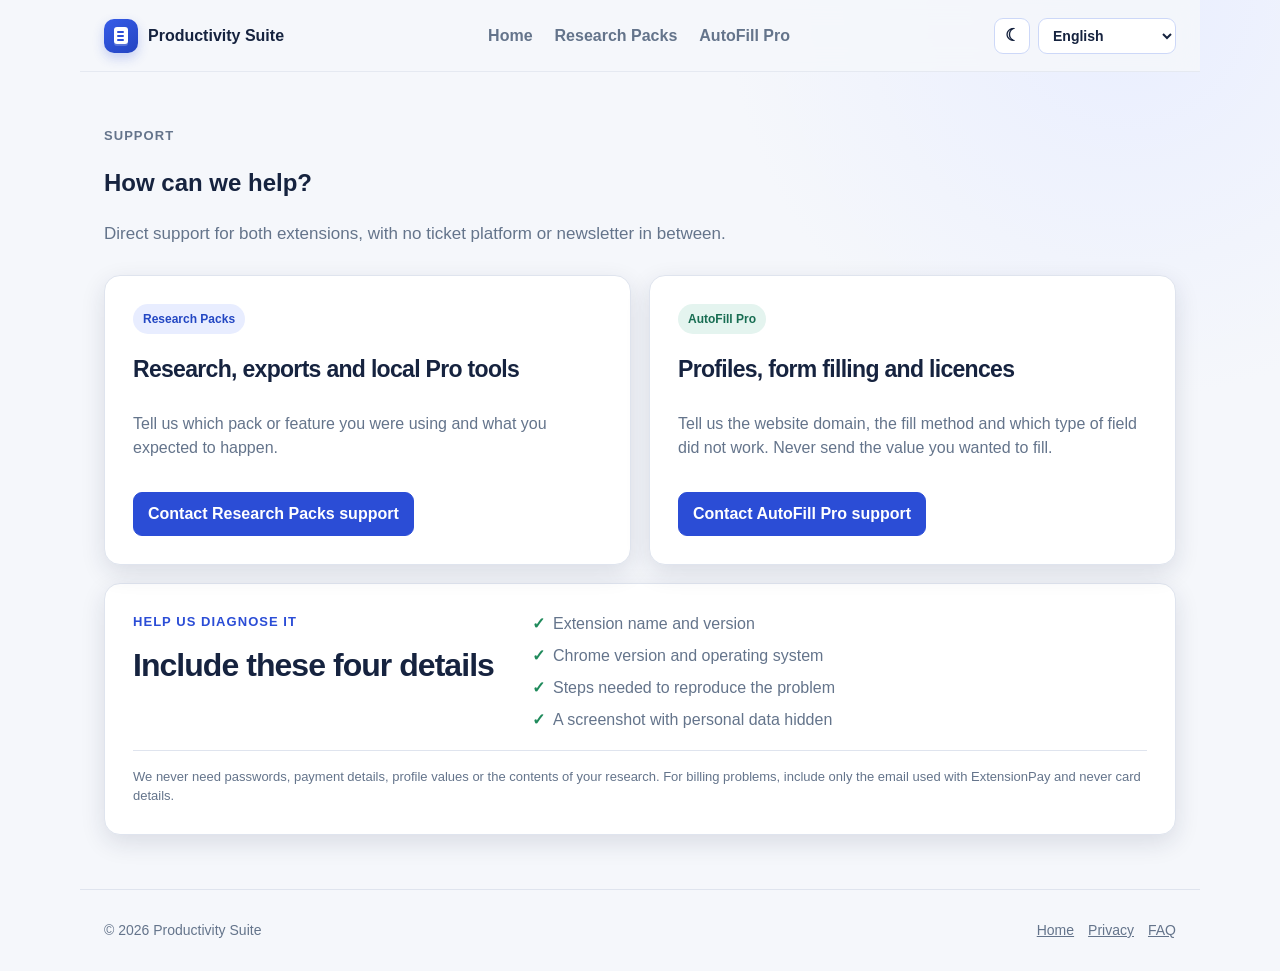
<file: support.html>
<!doctype html>
<html lang="en">
<head>
<meta charset="utf-8">
<meta name="viewport" content="width=device-width,initial-scale=1">
<meta name="description" content="Support for Research Packs and AutoFill Pro.">
<meta name="robots" content="index,follow">
<link rel="canonical" href="https://productivitysuite-tools.github.io/productivity-suite-web/support.html">
<meta name="theme-color" content="#2b4dd6">
<title>Support · Productivity Suite</title>
<link rel="icon" href="data:image/svg+xml,%3Csvg xmlns='http://www.w3.org/2000/svg' viewBox='0 0 34 34'%3E%3Crect width='34' height='34' rx='10' fill='%232b4dd6'/%3E%3Cpath d='M10 8h14v18H10z' fill='white'/%3E%3Cpath d='M13 12h7M13 16h7M13 20h4' stroke='%232b4dd6' stroke-width='2' stroke-linecap='round'/%3E%3C/svg%3E">
<script src="site.js" defer></script>
<link rel="stylesheet" href="styles.css">
</head>
<body>
<a class="skip-link" href="#main-content">Skip to main content</a>
<header class="nav">
<a class="brand" href="index.html"><span class="mark" aria-hidden="true"></span>Productivity Suite</a>
<nav class="nav-links" aria-label="Primary">
<a href="index.html">Home</a>
<a href="research-packs/index.html">Research Packs</a>
<a href="autofill-pro/index.html">AutoFill Pro</a>
</nav>
<div class="nav-controls"><button class="theme-toggle" type="button" data-theme-toggle aria-label="Use dark mode">☾</button><label class="language-picker"><span class="visually-hidden">Language</span><select data-language-selector aria-label="Choose language"><option value="en">English</option><option value="es">Español</option><option value="ca">Català</option><option value="fr">Français</option><option value="de">Deutsch</option><option value="it">Italiano</option><option value="pt">Português</option><option value="nl">Nederlands</option><option value="ja">日本語</option><option value="zh_CN">简体中文</option></select></label></div>
</header>
<main class="main" id="main-content">
<section class="section">
<p class="eyebrow">Support</p>
<h1>How can we help?</h1>
<p class="section-intro">Direct support for both extensions, with no ticket platform or newsletter in between.</p>
<div class="support-grid">
<article class="panel support-card">
<span class="support-card__product">Research Packs</span>
<h2>Research, exports and local Pro tools</h2>
<p>Tell us which pack or feature you were using and what you expected to happen.</p>
<a class="button button--primary" href="mailto:support.productivitysuite@gmail.com?subject=Research%20Packs%20support">Contact Research Packs support</a>
</article>
<article class="panel support-card">
<span class="support-card__product support-card__product--auto">AutoFill Pro</span>
<h2>Profiles, form filling and licences</h2>
<p>Tell us the website domain, the fill method and which type of field did not work. Never send the value you wanted to fill.</p>
<a class="button button--primary" href="mailto:support.productivitysuite@gmail.com?subject=AutoFill%20Pro%20support">Contact AutoFill Pro support</a>
</article>
</div>
<div class="support-checklist panel">
<div>
<p class="eyebrow">Help us diagnose it</p>
<h2>Include these four details</h2>
</div>
<ul class="check-list">
<li>Extension name and version</li>
<li>Chrome version and operating system</li>
<li>Steps needed to reproduce the problem</li>
<li>A screenshot with personal data hidden</li>
</ul>
<p class="helper">We never need passwords, payment details, profile values or the contents of your research. For billing problems, include only the email used with ExtensionPay and never card details.</p>
</div>
</section>
</main>
<footer class="footer">
<span>© <span id="year">2026</span> Productivity Suite</span>
<nav aria-label="Footer"><a href="index.html">Home</a><a href="privacy.html">Privacy</a><a href="index.html#faq">FAQ</a></nav>
</footer>
<script>document.getElementById("year").textContent = new Date().getFullYear();</script>
<script src="i18n-extra.generated.js"></script>
<script src="i18n-ca-extra.js"></script>
<script src="i18n.js"></script>
</body>
</html>
</file>
<file: styles.css>
:root{--primary:#2b4dd6;--primary-hover:#223fb8;--primary-soft:#eef2ff;--pro:#e3a62f;--success:#1f8a5b;--bg:#f5f7fb;--surface:#fff;--text:#16233f;--muted:#64748b;--border:#dfe4ee;--radius:16px;--shadow:0 8px 24px rgba(22,35,63,.12);--font:Inter,-apple-system,BlinkMacSystemFont,"Segoe UI",Roboto,Helvetica,Arial,sans-serif}
*{box-sizing:border-box}
html{scroll-behavior:smooth}
@media (prefers-reduced-motion:reduce){html{scroll-behavior:auto}}
body{min-width:320px;margin:0;background:radial-gradient(circle at 88% 0,#e9eeff 0,transparent 25rem),var(--bg);color:var(--text);font:16px/1.5 var(--font)}
a{color:inherit}
a:focus-visible,button:focus-visible,.button:focus-visible{outline:3px solid var(--primary);outline-offset:3px}
img{max-width:100%;display:block}

.visually-hidden{position:absolute;width:1px;height:1px;padding:0;margin:-1px;overflow:hidden;clip:rect(0,0,0,0);white-space:nowrap;border:0}

/* Skip link */
.skip-link{position:absolute;left:12px;top:-48px;background:var(--primary);color:#fff;padding:10px 16px;border-radius:8px;font-weight:700;text-decoration:none;z-index:100;transition:top .15s ease}
.skip-link:focus{top:12px}

.nav,.footer,.main{max-width:1120px;margin:auto;padding-left:24px;padding-right:24px}
.nav{position:sticky;top:0;z-index:20;min-height:72px;display:flex;align-items:center;justify-content:space-between;gap:18px;flex-wrap:wrap;background:rgba(245,247,251,.86);backdrop-filter:blur(14px);border-bottom:1px solid rgba(223,228,238,.72)}
.brand{display:flex;align-items:center;gap:10px;text-decoration:none;font-weight:800}
.mark{position:relative;display:grid;place-items:center;width:34px;height:34px;border-radius:10px;background:linear-gradient(145deg,#365ce8,#2444c1);color:#fff;flex-shrink:0;box-shadow:0 5px 12px rgba(43,77,214,.24)}
.mark:before{content:"";width:14px;height:17px;border-radius:3px;background:#fff;box-shadow:0 2px 0 rgba(255,255,255,.22)}
.mark:after{content:"";position:absolute;width:7px;height:2px;border-radius:99px;background:var(--primary);box-shadow:0 4px 0 var(--primary),0 8px 0 var(--primary);transform:translate(-1px,-4px)}
.nav-links{display:flex;gap:18px;align-items:center;flex-wrap:wrap}
.nav-links a{text-decoration:none;color:var(--muted);font-weight:650;padding:6px 2px;transition:color .18s ease}
.nav-links a:hover{color:var(--primary)}
.nav-links a[aria-current="page"]{color:var(--primary)}
.language-picker{display:flex;align-items:center;flex-shrink:0}
.language-picker select{min-height:36px;padding:6px 29px 6px 10px;border:1px solid #cdd8f8;border-radius:9px;background:#fff;color:var(--text);font:700 14px var(--font);cursor:pointer;outline:none}
.language-picker select:hover,.language-picker select:focus{border-color:var(--primary)}
.nav-controls{display:flex;align-items:center;gap:8px;flex-shrink:0}
.theme-toggle{display:grid;width:36px;height:36px;place-items:center;border:1px solid #cdd8f8;border-radius:9px;background:var(--surface);color:var(--text);font:700 17px/1 var(--font);cursor:pointer}
.theme-toggle:hover,.theme-toggle:focus-visible{border-color:var(--primary);color:var(--primary)}

.button{display:inline-flex;justify-content:center;align-items:center;min-height:42px;padding:9px 14px;border:1px solid var(--border);border-radius:9px;background:#fff;color:var(--text);text-decoration:none;font-weight:750;font-family:inherit;font-size:16px;cursor:pointer}
.button--primary{border-color:var(--primary);background:var(--primary);color:#fff}
.button--primary:hover{background:var(--primary-hover)}
.button[disabled],.button[aria-disabled="true"]{cursor:not-allowed;opacity:.65}
.button[disabled]:hover,.button[aria-disabled="true"]:hover{background:var(--primary)}

.hero,.product-hero{display:grid;grid-template-columns:1.15fr .85fr;gap:48px;align-items:center;padding:72px 0}
.eyebrow{margin:0 0 10px;color:var(--primary);font-size:13px;font-weight:800;letter-spacing:.08em;text-transform:uppercase}
.hero h1,.product-hero h1{max-width:720px;margin:0;font-size:clamp(38px,6vw,68px);line-height:1.04;letter-spacing:-.045em}
.lead{max-width:650px;color:var(--muted);font-size:19px}
.actions{display:flex;flex-wrap:wrap;gap:12px;margin-top:26px}
.panel,.card{border:1px solid var(--border);border-radius:var(--radius);background:var(--surface);box-shadow:var(--shadow)}
.panel{padding:28px}
.panel h2{margin-top:0}
.suite-preview{display:grid;gap:12px}
.suite-preview article{padding:16px;border:1px solid var(--border);border-radius:12px;background:var(--bg)}
.suite-preview h3{margin:0;font-size:17px}
.suite-preview p{margin:5px 0 0;color:var(--muted);font-size:14px}
.suite-preview__footer{padding-top:2px!important;font-size:13px!important}
.section{padding:54px 0}
.section h2{margin:0 0 10px;font-size:32px;letter-spacing:-.03em}
.section>p{max-width:720px;color:var(--muted)}
.section-intro{margin:0;max-width:680px;color:var(--muted);font-size:17px}
.section--soft{margin:12px 0;padding:42px;border:1px solid #d8e1ff;border-radius:24px;background:linear-gradient(135deg,#eef2ff,#fbfcff)}
.grid{display:grid;grid-template-columns:repeat(3,1fr);gap:16px;margin-top:24px}
.card{padding:22px;transition:transform .2s ease,box-shadow .2s ease,border-color .2s ease}
.card:hover{transform:translateY(-4px);border-color:#becdff;box-shadow:0 15px 32px rgba(22,35,63,.14)}
.card h3{margin:0 0 8px}
.card p{margin:0;color:var(--muted)}
.product-hero{min-height:440px;border-bottom:1px solid var(--border)}
.product-preview{padding:18px;border:1px solid #cbd8ff;border-radius:var(--radius);background:linear-gradient(140deg,#eaf0ff,#f8faff);box-shadow:var(--shadow)}
.product-preview .mock-window{height:240px}
.product-preview--image{overflow:hidden;padding:0;background:#10182f}
.product-preview--image img{display:block;width:100%;height:auto;aspect-ratio:16/10;object-fit:cover}
.product-gallery{display:grid;grid-template-columns:repeat(2,minmax(0,1fr));gap:20px;padding:36px 0 24px;border-bottom:1px solid var(--border)}
.product-gallery img{display:block;width:100%;height:auto;border:1px solid var(--border);border-radius:18px;background:#10182f;box-shadow:var(--shadow)}
.callout{display:flex;justify-content:space-between;gap:20px;align-items:center;padding:24px;border:1px solid #cbd8ff;border-radius:var(--radius);background:var(--primary-soft)}
.callout p{margin:4px 0 0;color:var(--muted)}
.footer{display:flex;justify-content:space-between;gap:16px;padding-top:30px;padding-bottom:30px;border-top:1px solid var(--border);color:var(--muted);font-size:14px;flex-wrap:wrap}
.footer nav{display:flex;gap:14px;flex-wrap:wrap}
.footer a{transition:color .18s ease}
.footer a:hover{color:var(--primary)}

.trust-list{display:flex;flex-wrap:wrap;gap:8px;margin:22px 0 0;padding:0;list-style:none}
.trust-list li{padding:6px 10px;border:1px solid #d4defe;border-radius:999px;background:#fff;color:#405272;font-size:13px;font-weight:700}
.steps{display:grid;grid-template-columns:repeat(3,1fr);gap:14px;margin-top:26px}
.step{padding:20px;border:1px solid #d8e1ff;border-radius:14px;background:rgba(255,255,255,.7)}
.step__number{display:inline-flex;align-items:center;justify-content:center;min-width:38px;height:25px;border-radius:999px;background:var(--primary);color:#fff;font-size:12px;font-weight:850;letter-spacing:.04em}
.step h3{margin:14px 0 7px;font-size:18px}
.step p{margin:0;color:var(--muted);font-size:15px}

.pricing-comparison{padding-top:74px;padding-bottom:74px}
.pricing-comparison__intro{display:grid;grid-template-columns:minmax(0,1fr) auto;gap:32px;align-items:end;margin-bottom:22px}
.pricing-comparison__intro h2{max-width:760px;margin:0;font-size:clamp(30px,4.3vw,48px);line-height:1.05;letter-spacing:-.045em}
.pricing-comparison__intro>div>p:last-child{max-width:710px;margin:14px 0 0;color:var(--muted);font-size:17px}
.pricing-comparison__price{min-width:230px;padding:18px 20px;border:1px solid #bdcbff;border-radius:15px;background:linear-gradient(145deg,#fff,#eef2ff);box-shadow:0 14px 34px rgba(22,35,63,.1);text-align:right}
.pricing-comparison__price span,.pricing-comparison__price small{display:block;color:var(--muted);font-size:12px;font-weight:700}
.pricing-comparison__price strong{display:block;margin:3px 0;color:var(--primary);font-size:30px;line-height:1.05;letter-spacing:-.04em}
.pricing-comparison__card{overflow:hidden;border:1px solid #cbd8ff;border-radius:20px;background:var(--surface);box-shadow:0 22px 54px rgba(22,35,63,.12)}
.pricing-comparison__row{display:grid;grid-template-columns:minmax(270px,1.55fr) minmax(170px,.75fr) minmax(190px,.85fr);min-height:58px;border-bottom:1px solid var(--border)}
.pricing-comparison__row>*{display:flex;align-items:center;min-width:0;padding:14px 20px}
.pricing-comparison__row>:not(:first-child){justify-content:center;gap:8px;border-left:1px solid var(--border);color:var(--muted);text-align:center;font-size:14px}
.pricing-comparison__row>span:first-child{font-weight:720}
.pricing-comparison__row>strong:last-child{background:rgba(238,242,255,.58);color:var(--text);font-weight:750}
.pricing-comparison__row--head{min-height:70px;background:#fafbfe;color:var(--muted);font-size:12px;font-weight:850;letter-spacing:.08em;text-transform:uppercase}
.pricing-comparison__row--head>:last-child{background:linear-gradient(135deg,#2f52d8,#2444bd);color:#fff}
.pricing-comparison__pro-head{flex-direction:column;gap:3px!important}
.pricing-comparison__pro-head em{padding:2px 7px;border-radius:999px;background:rgba(255,255,255,.16);font-size:8px;font-style:normal;letter-spacing:.09em}
.compare-check{display:inline-grid;width:21px;height:21px;flex:none;place-items:center;border-radius:50%;background:#e5f5ed;color:#187456;font-size:12px;font-style:normal;font-weight:900}
.compare-check--off{background:#eef0f4;color:#8c96a7}
.pricing-comparison__footer{display:flex;align-items:center;justify-content:space-between;gap:24px;padding:21px 22px;background:linear-gradient(135deg,#f9fbff,#eef2ff)}
.pricing-comparison__footer p{display:grid;gap:2px;margin:0;color:var(--muted);font-size:13px}
.pricing-comparison__footer p strong{color:var(--text);font-size:15px}
.pricing-comparison__footer .button{min-width:195px;box-shadow:0 8px 18px rgba(43,77,214,.2)}

.product-grid{display:grid;grid-template-columns:repeat(2,minmax(0,1fr));gap:22px;margin-top:26px}
.product-card{overflow:hidden;padding:0}
.product-card__visual{min-height:225px;padding:18px;background:linear-gradient(140deg,#eaf0ff,#f8faff)}
.product-card__visual--image{min-height:0;padding:0;background:#10182f}
.product-card__visual--image img{display:block;width:100%;height:auto;aspect-ratio:440/280;object-fit:cover}
.product-card__body{padding:24px}
.product-card__body h3{font-size:25px}
.product-card__body p{margin:8px 0;color:var(--muted)}
.product-card__links{display:flex;gap:10px;flex-wrap:wrap;margin-top:18px}
.mock-window{height:188px;padding:12px;border:1px solid #cbd5e8;border-radius:12px;background:#fff;box-shadow:0 12px 25px #2b4dd622}
.mock-bar{display:flex;gap:5px;align-items:center;height:18px;border-bottom:1px solid #edf0f6}
.mock-bar i{width:6px;height:6px;border-radius:50%;background:#c8d3e8}
.mock-title{margin-top:13px;font-size:12px;font-weight:800}
.mock-line{height:8px;margin-top:9px;border-radius:20px;background:#e9edf5}
.mock-line--short{width:62%}
.mock-tag{display:inline-block;margin:10px 4px 0 0;padding:3px 7px;border-radius:20px;background:#eef2ff;color:#2b4dd6;font-size:10px}
.mock-action{display:inline-block;margin-top:14px;padding:6px 10px;border-radius:6px;background:#2b4dd6;color:#fff;font-size:10px;font-weight:800}
.profile-row{display:flex;align-items:center;justify-content:space-between;margin-top:12px;padding:9px;border:1px solid #e4e9f2;border-radius:7px;font-size:11px}
.profile-dot{width:22px;height:22px;border-radius:50%;background:#e3a62f}
.mini-check{color:#1f8a5b;font-weight:900}
.check-list{display:grid;gap:8px;margin:18px 0 0;padding:0;list-style:none;color:var(--muted)}
.check-list li:before{content:'✓';margin-right:8px;color:var(--success);font-weight:900}

.not-found{padding:96px 0;text-align:center;grid-template-columns:1fr}
.not-found .actions{justify-content:center}

.faq-section{max-width:900px;margin:0 auto}
.faq-list{display:grid;gap:11px;margin-top:28px}
.faq-list details{overflow:hidden;border:1px solid var(--border);border-radius:14px;background:var(--surface);box-shadow:0 6px 18px rgba(22,35,63,.06)}
.faq-list summary{position:relative;padding:18px 52px 18px 20px;font-weight:780;cursor:pointer;list-style:none}
.faq-list summary::-webkit-details-marker{display:none}
.faq-list summary:after{content:"+";position:absolute;right:18px;top:50%;display:grid;width:25px;height:25px;place-items:center;border-radius:50%;background:var(--primary-soft);color:var(--primary);font-size:18px;transform:translateY(-50%)}
.faq-list details[open] summary:after{content:"−"}
.faq-list details[open] summary{border-bottom:1px solid var(--border)}
.faq-list details p{margin:0;padding:16px 20px 19px;color:var(--muted)}

.install-card{display:grid;grid-template-columns:auto minmax(0,1fr);gap:20px;padding:28px;border:1px solid #cbd8ff;border-radius:22px;background:linear-gradient(135deg,var(--surface),var(--primary-soft));box-shadow:var(--shadow)}
.install-card__icon{display:grid;width:58px;height:58px;place-items:center;border-radius:17px;background:linear-gradient(145deg,#365ce8,#2444c1);color:#fff;font-size:25px;font-weight:900;box-shadow:0 10px 24px rgba(43,77,214,.24)}
.install-card__icon--research{background:linear-gradient(145deg,#5575ef,#2c4cc9)}
.install-card__copy h2{margin:0 0 8px}
.install-card__copy p:last-child{margin:0;color:var(--muted)}
.install-steps{grid-column:1/-1;display:grid;grid-template-columns:repeat(3,1fr);gap:10px;margin:4px 0 0;padding:0;list-style:none}
.install-steps li{display:flex;align-items:center;gap:10px;padding:13px;border:1px solid var(--border);border-radius:12px;background:var(--surface);font-size:14px}
.install-steps li span{display:grid;width:26px;height:26px;flex:none;place-items:center;border-radius:50%;background:var(--primary);color:#fff;font-size:12px}

.support-grid{display:grid;grid-template-columns:repeat(2,minmax(0,1fr));gap:18px;margin-top:28px}
.support-card{display:flex;min-height:290px;align-items:flex-start;flex-direction:column}
.support-card__product{display:inline-flex;margin-bottom:18px;padding:6px 10px;border-radius:999px;background:#e8edff;color:#2347c3;font-size:12px;font-weight:850}
.support-card__product--auto{background:#e4f4ef;color:#176d52}
.support-card h2{font-size:23px}
.support-card p{color:var(--muted)}
.support-card .button{margin-top:auto}
.support-checklist{display:grid;grid-template-columns:minmax(210px,.75fr) minmax(260px,1.25fr);gap:18px 30px;margin-top:18px}
.support-checklist h2{margin-bottom:0}
.support-checklist .check-list{margin:0}
.support-checklist .helper{grid-column:1/-1;margin:0;padding-top:16px;border-top:1px solid var(--border);color:var(--muted);font-size:13px}

html[data-theme="dark"]{
  color-scheme:dark;
  --primary:#8198ff;
  --primary-hover:#6f88f6;
  --primary-soft:#1c2748;
  --success:#5fd0a1;
  --bg:#101624;
  --surface:#182132;
  --text:#edf2ff;
  --muted:#a9b6cc;
  --border:#303b50;
  --shadow:0 12px 30px rgba(0,0,0,.28);
}
html[data-theme="dark"] body{background:radial-gradient(circle at 88% 0,#1b2850 0,transparent 25rem),var(--bg)}
html[data-theme="dark"] .nav{background:rgba(16,22,36,.88);border-color:rgba(48,59,80,.82)}
html[data-theme="dark"] .language-picker select,
html[data-theme="dark"] .theme-toggle,
html[data-theme="dark"] .button,
html[data-theme="dark"] .trust-list li{border-color:#3b4964;background:var(--surface);color:var(--text)}
html[data-theme="dark"] .button--primary{border-color:#6f88f6;background:#5571e7;color:#fff}
html[data-theme="dark"] .button--primary:hover{background:#6680ed}
html[data-theme="dark"] .suite-preview article,
html[data-theme="dark"] .step{border-color:#36435f;background:rgba(24,33,50,.82)}
html[data-theme="dark"] .section--soft,
html[data-theme="dark"] .product-preview,
html[data-theme="dark"] .product-card__visual,
html[data-theme="dark"] .callout{border-color:#354361;background:linear-gradient(135deg,#17213a,#121a2b)}
html[data-theme="dark"] .mock-window{border-color:#3a465b;background:#121a28;box-shadow:0 12px 25px rgba(0,0,0,.24)}
html[data-theme="dark"] .mock-bar{border-color:#2d3749}
html[data-theme="dark"] .mock-line{background:#2c374a}
html[data-theme="dark"] .mock-tag{background:#25345f;color:#a8b8ff}
html[data-theme="dark"] .profile-row{border-color:#354156}
html[data-theme="dark"] .pricing-comparison__price,
html[data-theme="dark"] .install-card{border-color:#3a4c76;background:linear-gradient(145deg,#1b263b,#17213a)}
html[data-theme="dark"] .pricing-comparison__row--head{background:#141d2c}
html[data-theme="dark"] .pricing-comparison__row>strong:last-child{background:rgba(50,70,127,.2)}
html[data-theme="dark"] .pricing-comparison__row--head>:last-child{background:linear-gradient(135deg,#405bc8,#3149ad);color:#fff}
html[data-theme="dark"] .pricing-comparison__footer{background:linear-gradient(135deg,#172135,#1b2846)}
html[data-theme="dark"] .compare-check{background:#1d4c3d;color:#8ce1bf}
html[data-theme="dark"] .compare-check--off{background:#2c3545;color:#9aa6b9}
html[data-theme="dark"] .faq-list details{box-shadow:0 8px 22px rgba(0,0,0,.16)}
html[data-theme="dark"] .support-card__product{background:#25345f;color:#b5c2ff}
html[data-theme="dark"] .support-card__product--auto{background:#1d493c;color:#94dfc2}

@media(max-width:900px){
  .grid{grid-template-columns:repeat(2,1fr)}
}
@media(max-width:760px){
  .nav{min-height:64px;padding-top:10px;padding-bottom:10px}
  .nav-links{gap:10px;font-size:14px}
  .language-picker select{min-height:34px;font-size:13px}
  .hero,.product-hero{grid-template-columns:1fr;padding:42px 0}
  .grid{grid-template-columns:1fr}
  .product-gallery{grid-template-columns:1fr;gap:14px;padding-top:24px}
  .product-grid{grid-template-columns:1fr}
  .steps{grid-template-columns:1fr}
  .pricing-comparison__intro{grid-template-columns:1fr;align-items:start}
  .pricing-comparison__price{text-align:left}
  .pricing-comparison__card{overflow-x:auto}
  .pricing-comparison__row{min-width:680px}
  .pricing-comparison__footer{min-width:680px}
  .section--soft{padding:28px 20px}
  .callout,.footer{align-items:flex-start;flex-direction:column}
  .support-grid{grid-template-columns:1fr}
  .support-checklist{grid-template-columns:1fr}
  .install-steps{grid-template-columns:1fr}
  .nav,.footer,.main{padding-left:16px;padding-right:16px}
}
@media(max-width:480px){
  .nav{gap:9px}
  .brand{font-size:15px}
  .mark{width:32px;height:32px}
  .nav-controls{margin-left:auto}
  .nav-links{order:3;width:100%;justify-content:space-between;font-size:13px}
  .hero h1,.product-hero h1{font-size:clamp(30px,9vw,44px)}
  .lead{font-size:17px}
  .actions{flex-direction:column;align-items:stretch}
  .actions .button{width:100%}
  .pricing-comparison{padding-top:54px;padding-bottom:54px}
  .pricing-comparison__price{min-width:0}
  .install-card{grid-template-columns:1fr;padding:22px}
}
</file>
